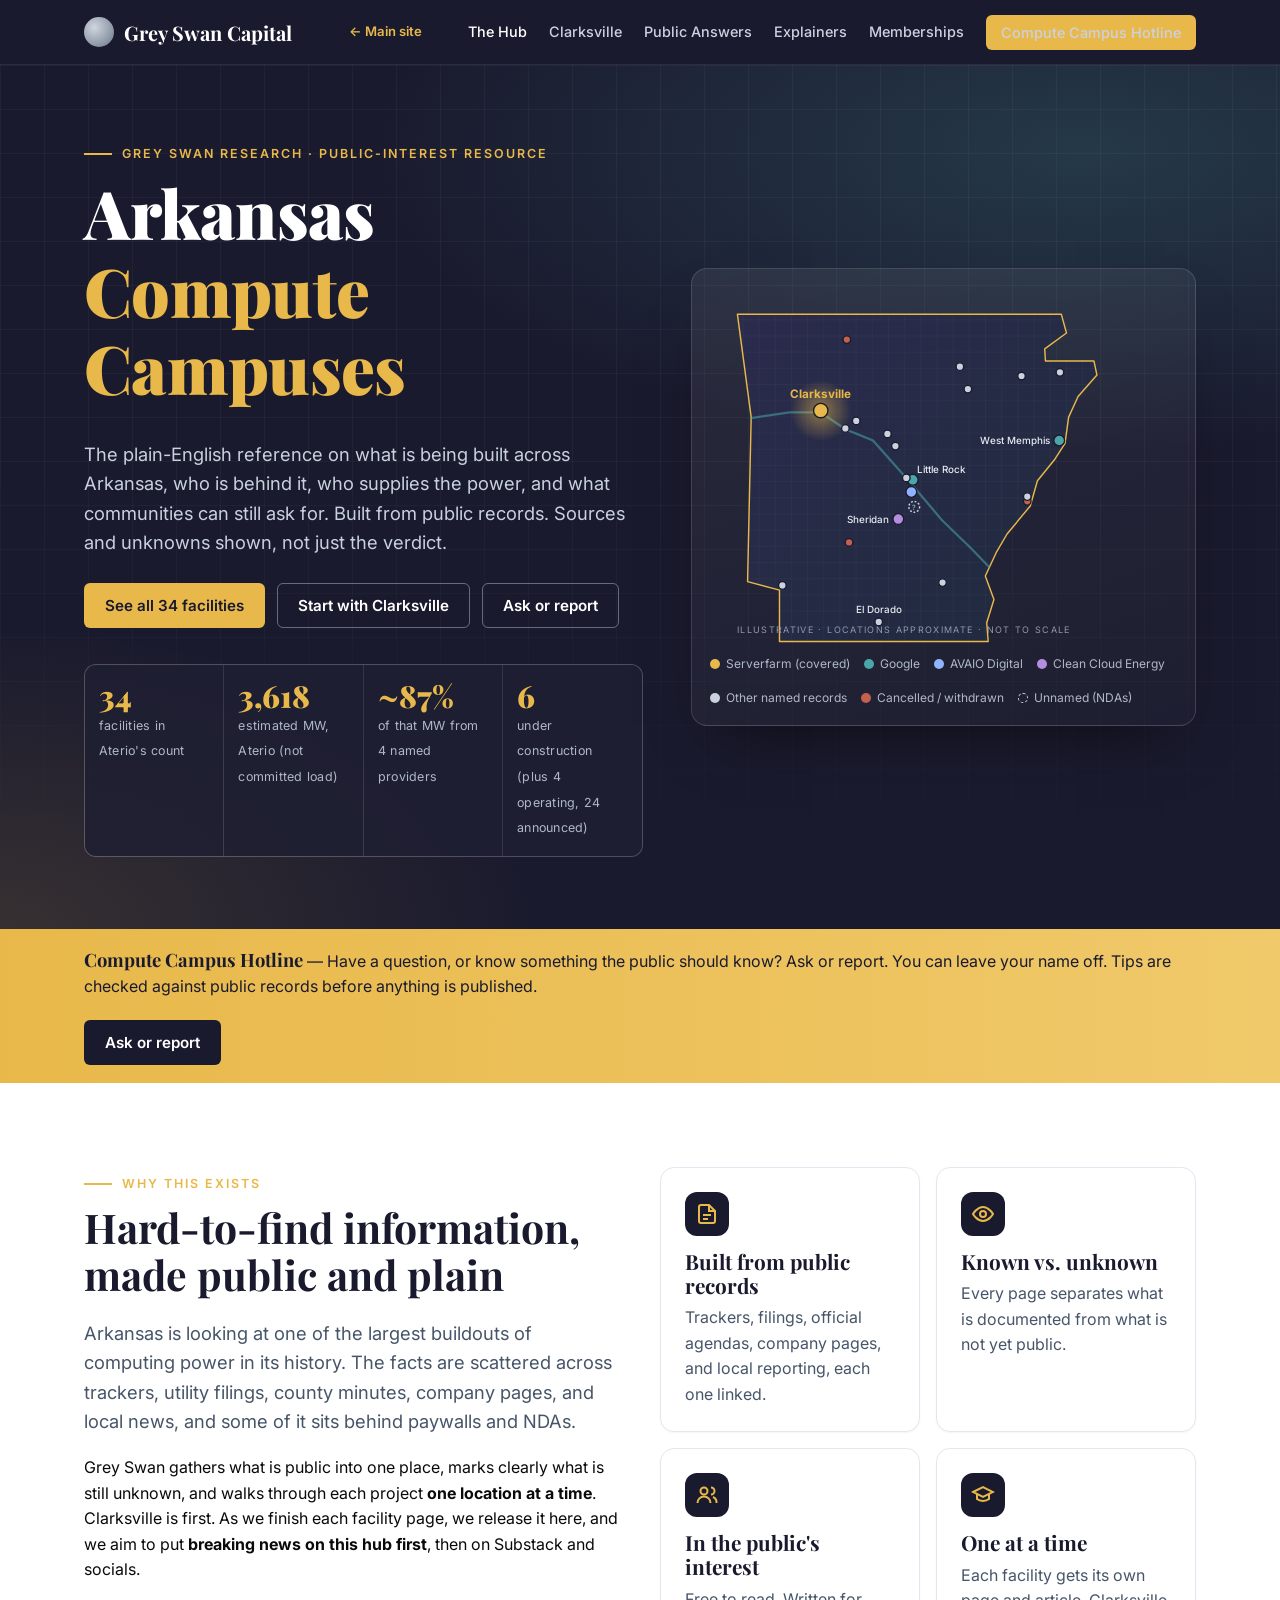
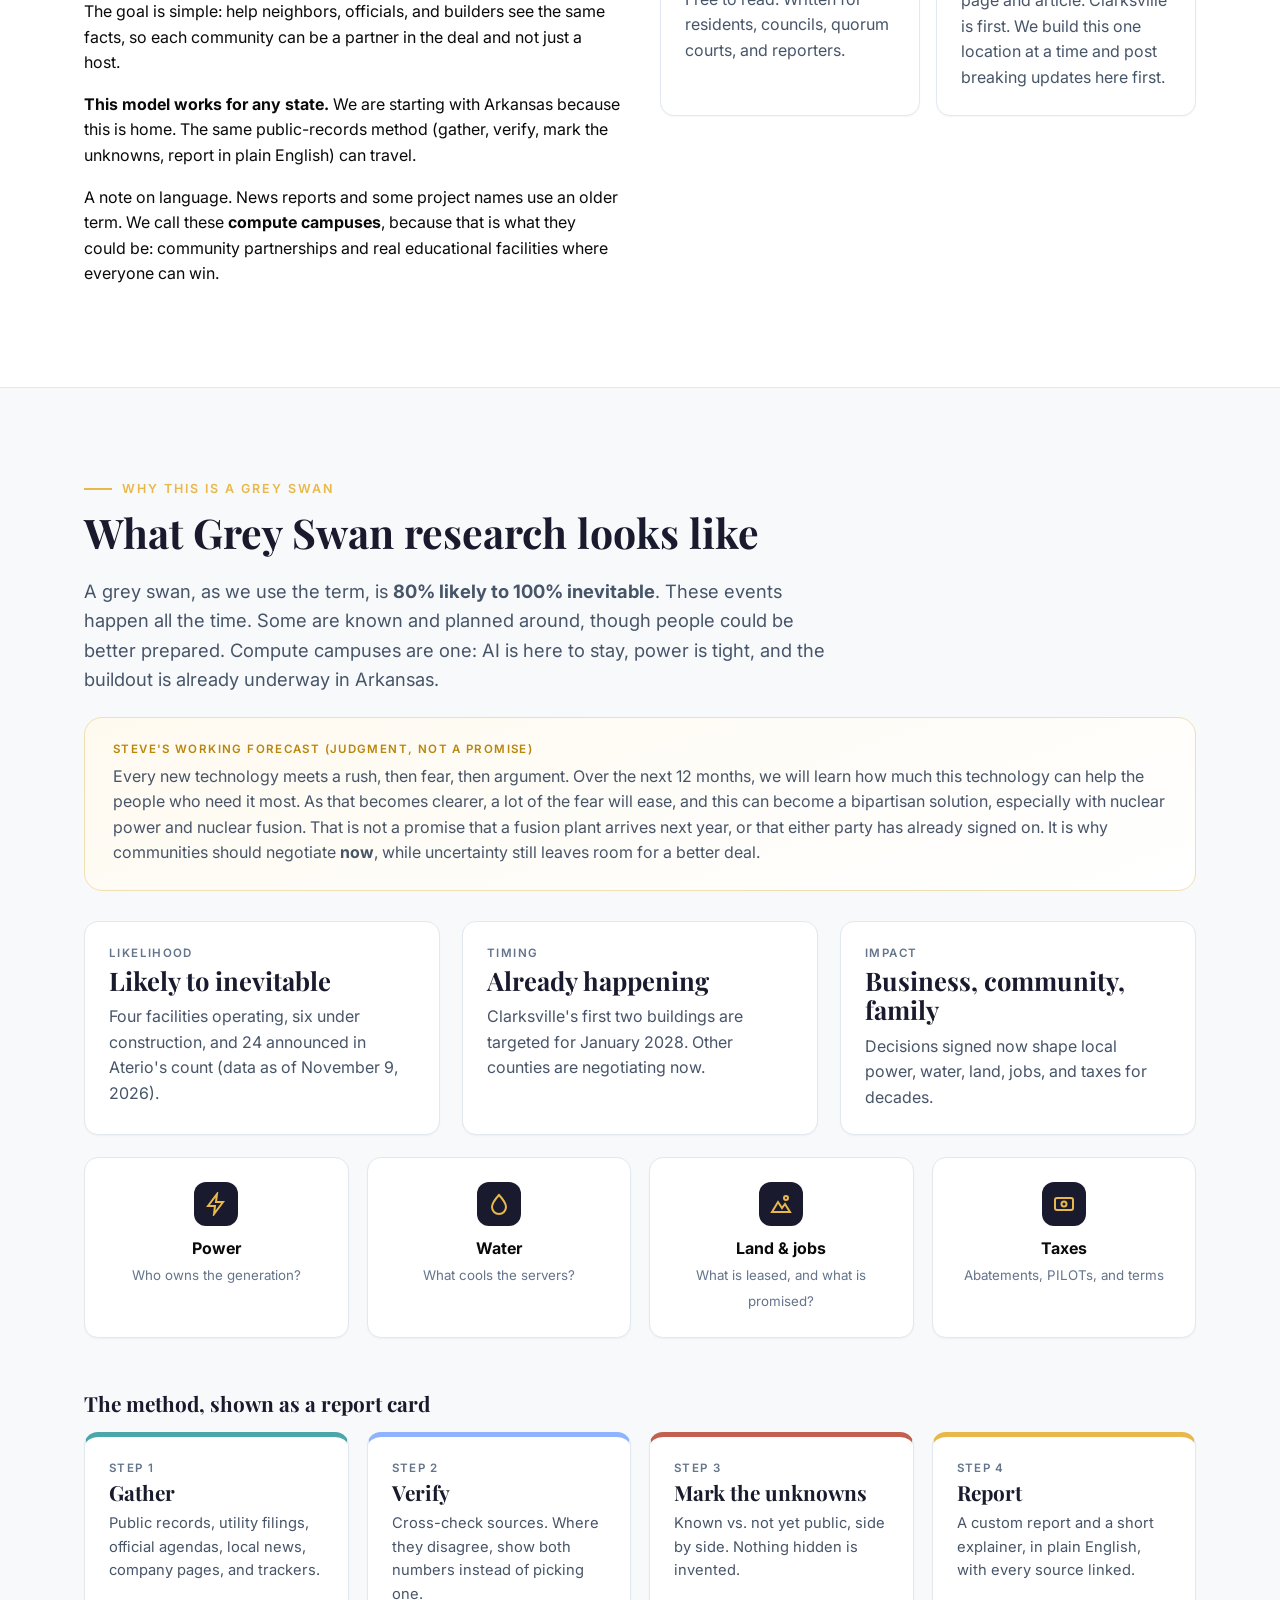
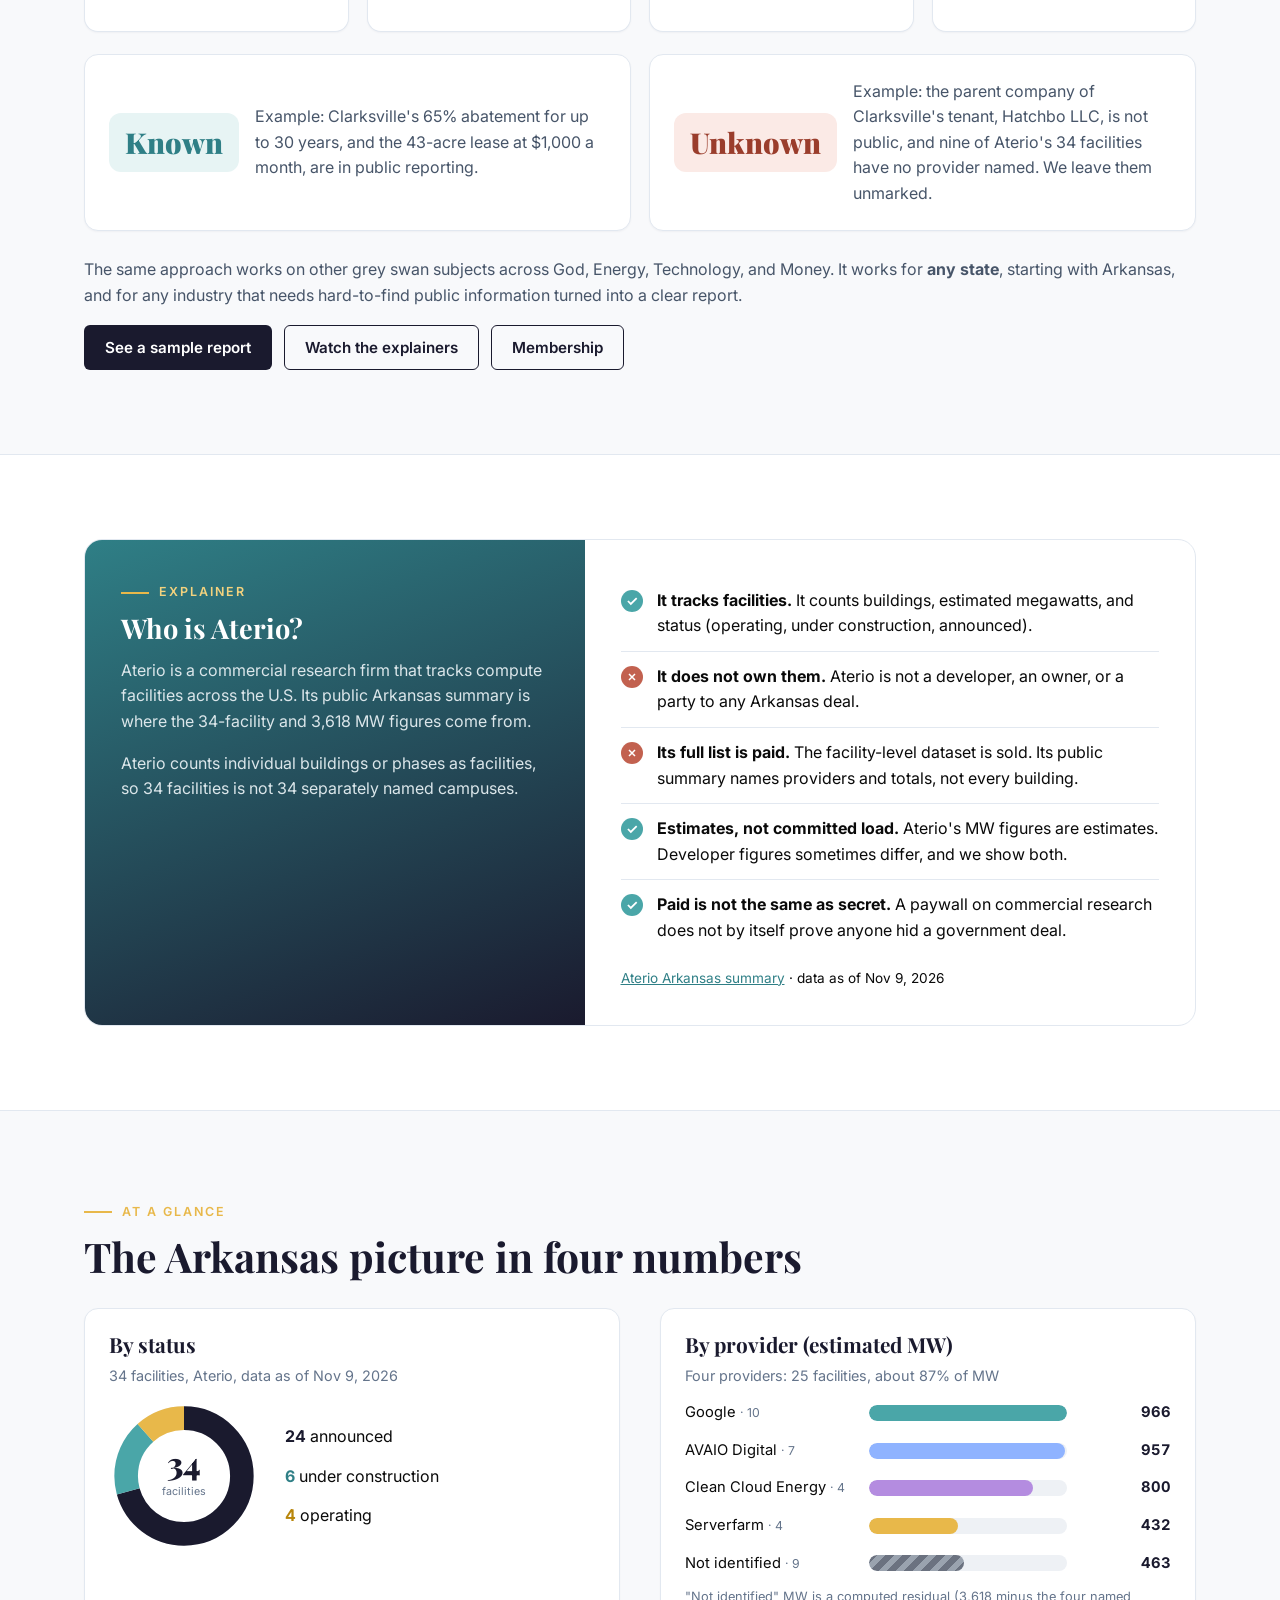
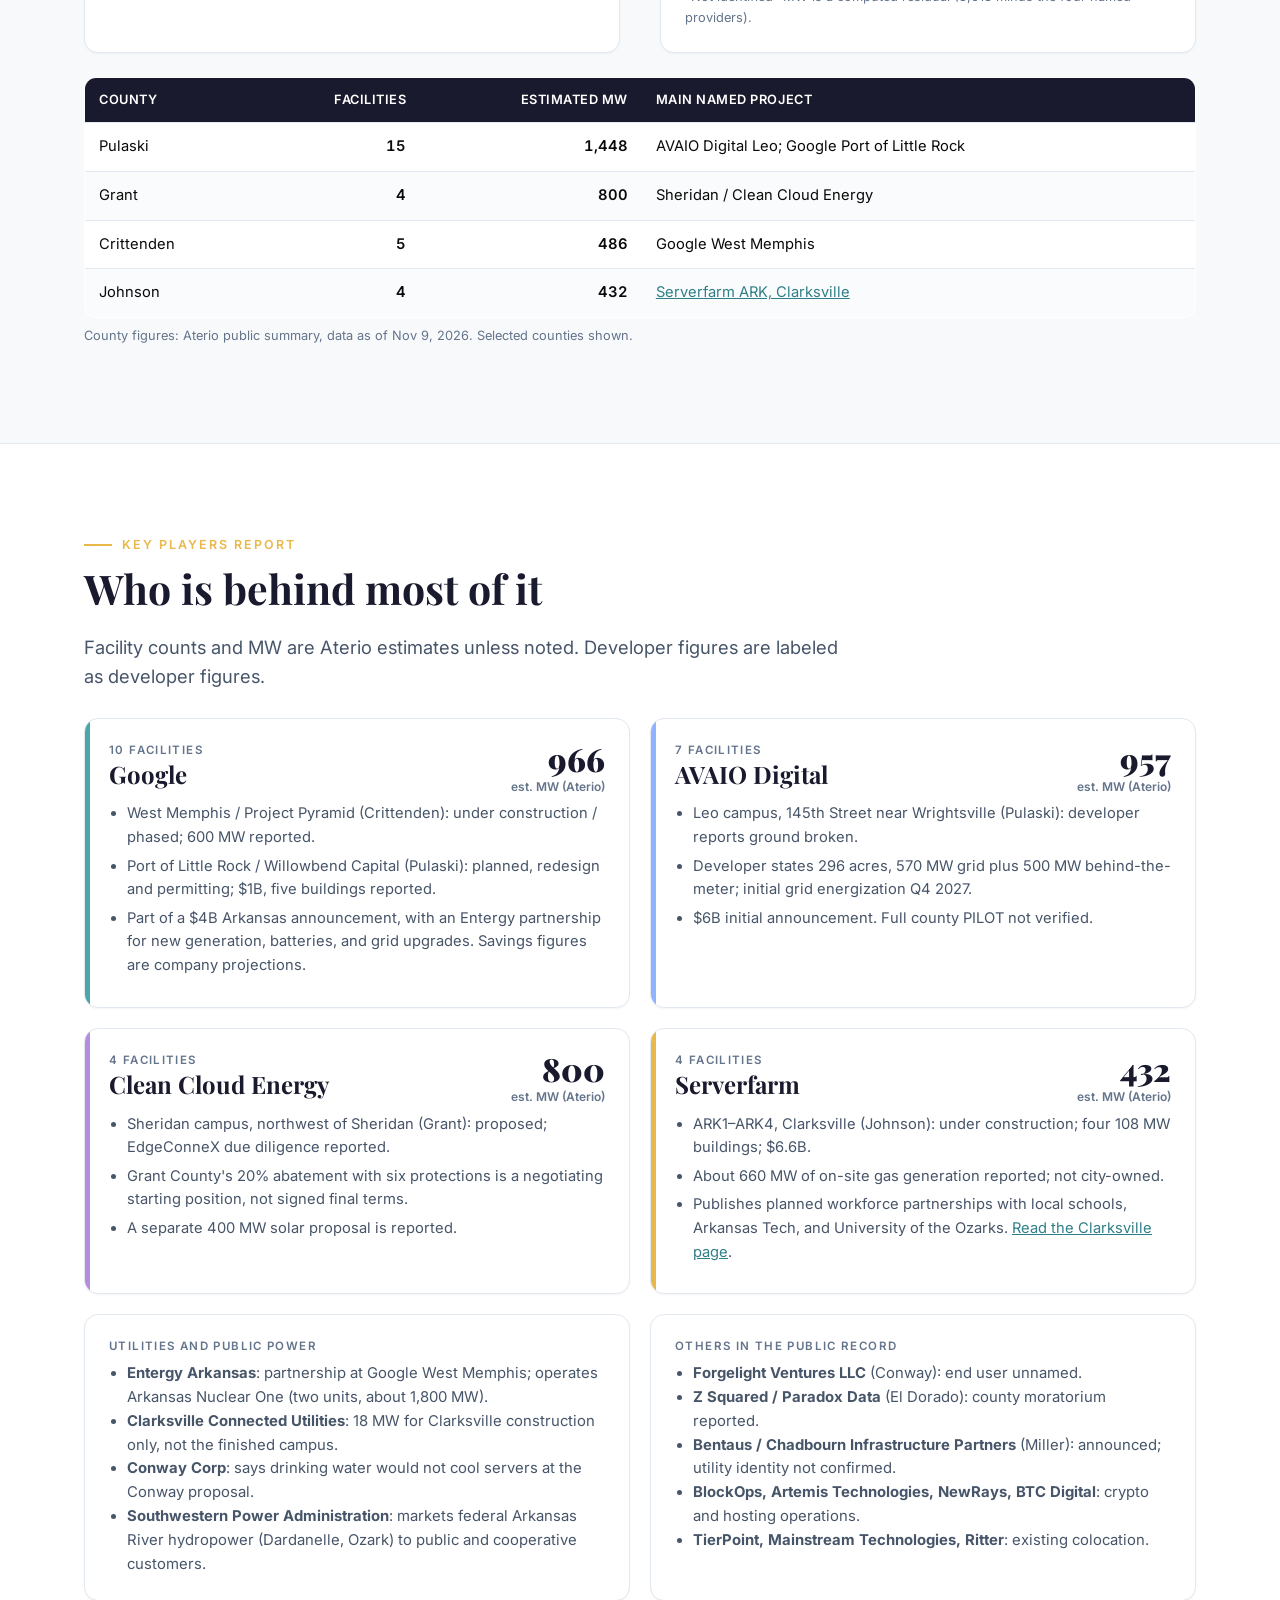
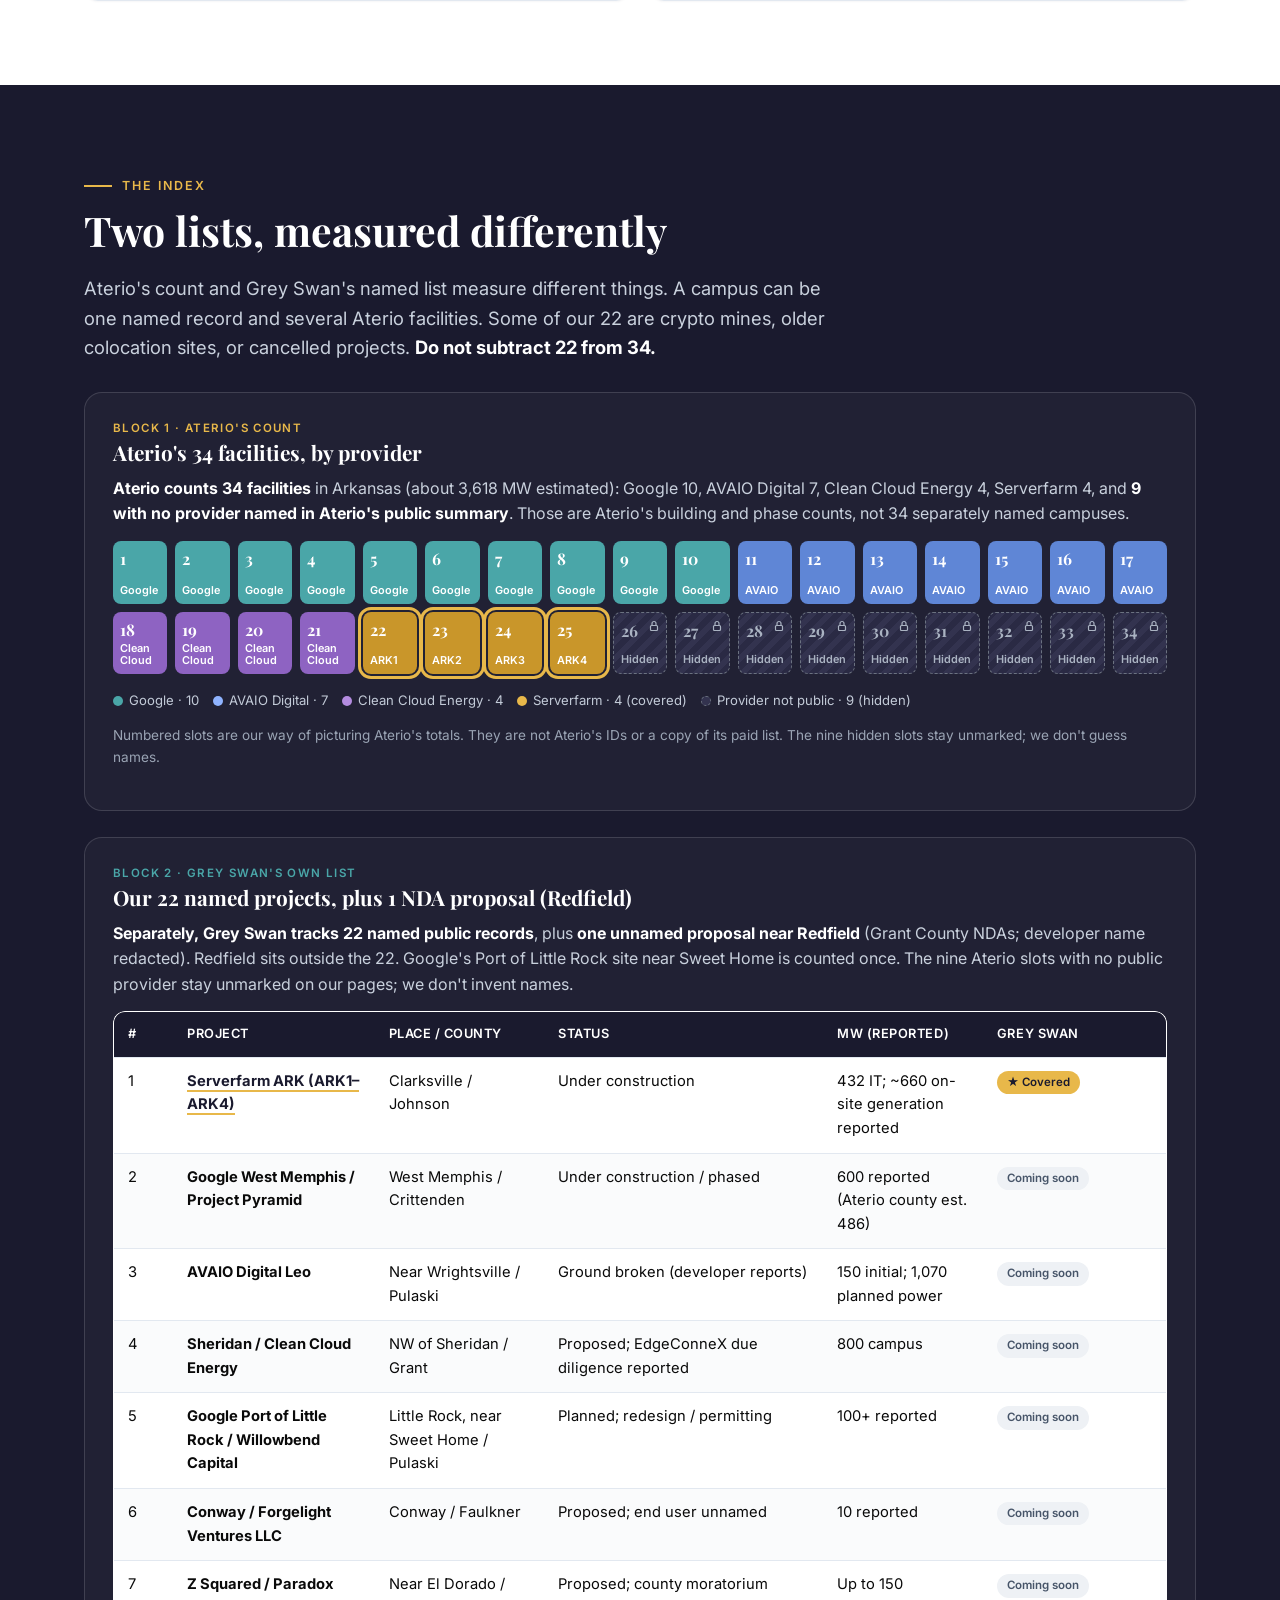
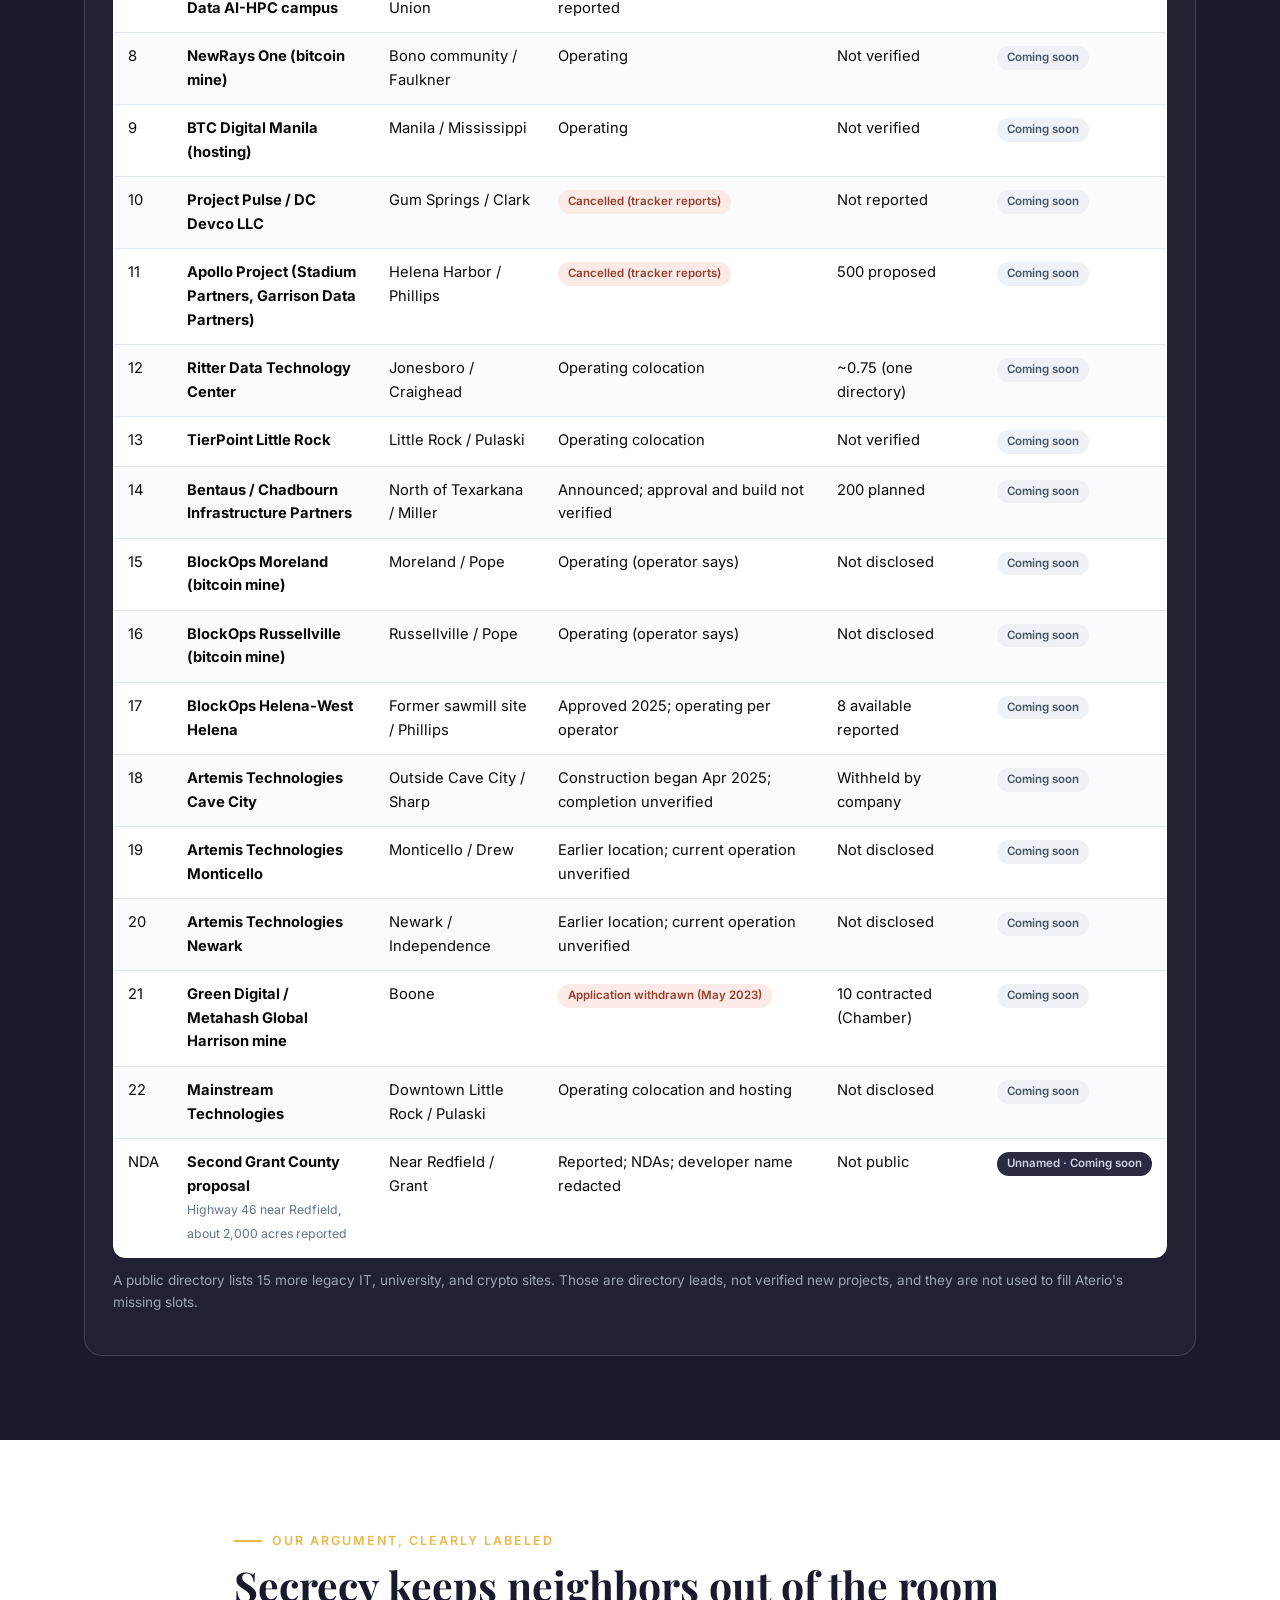
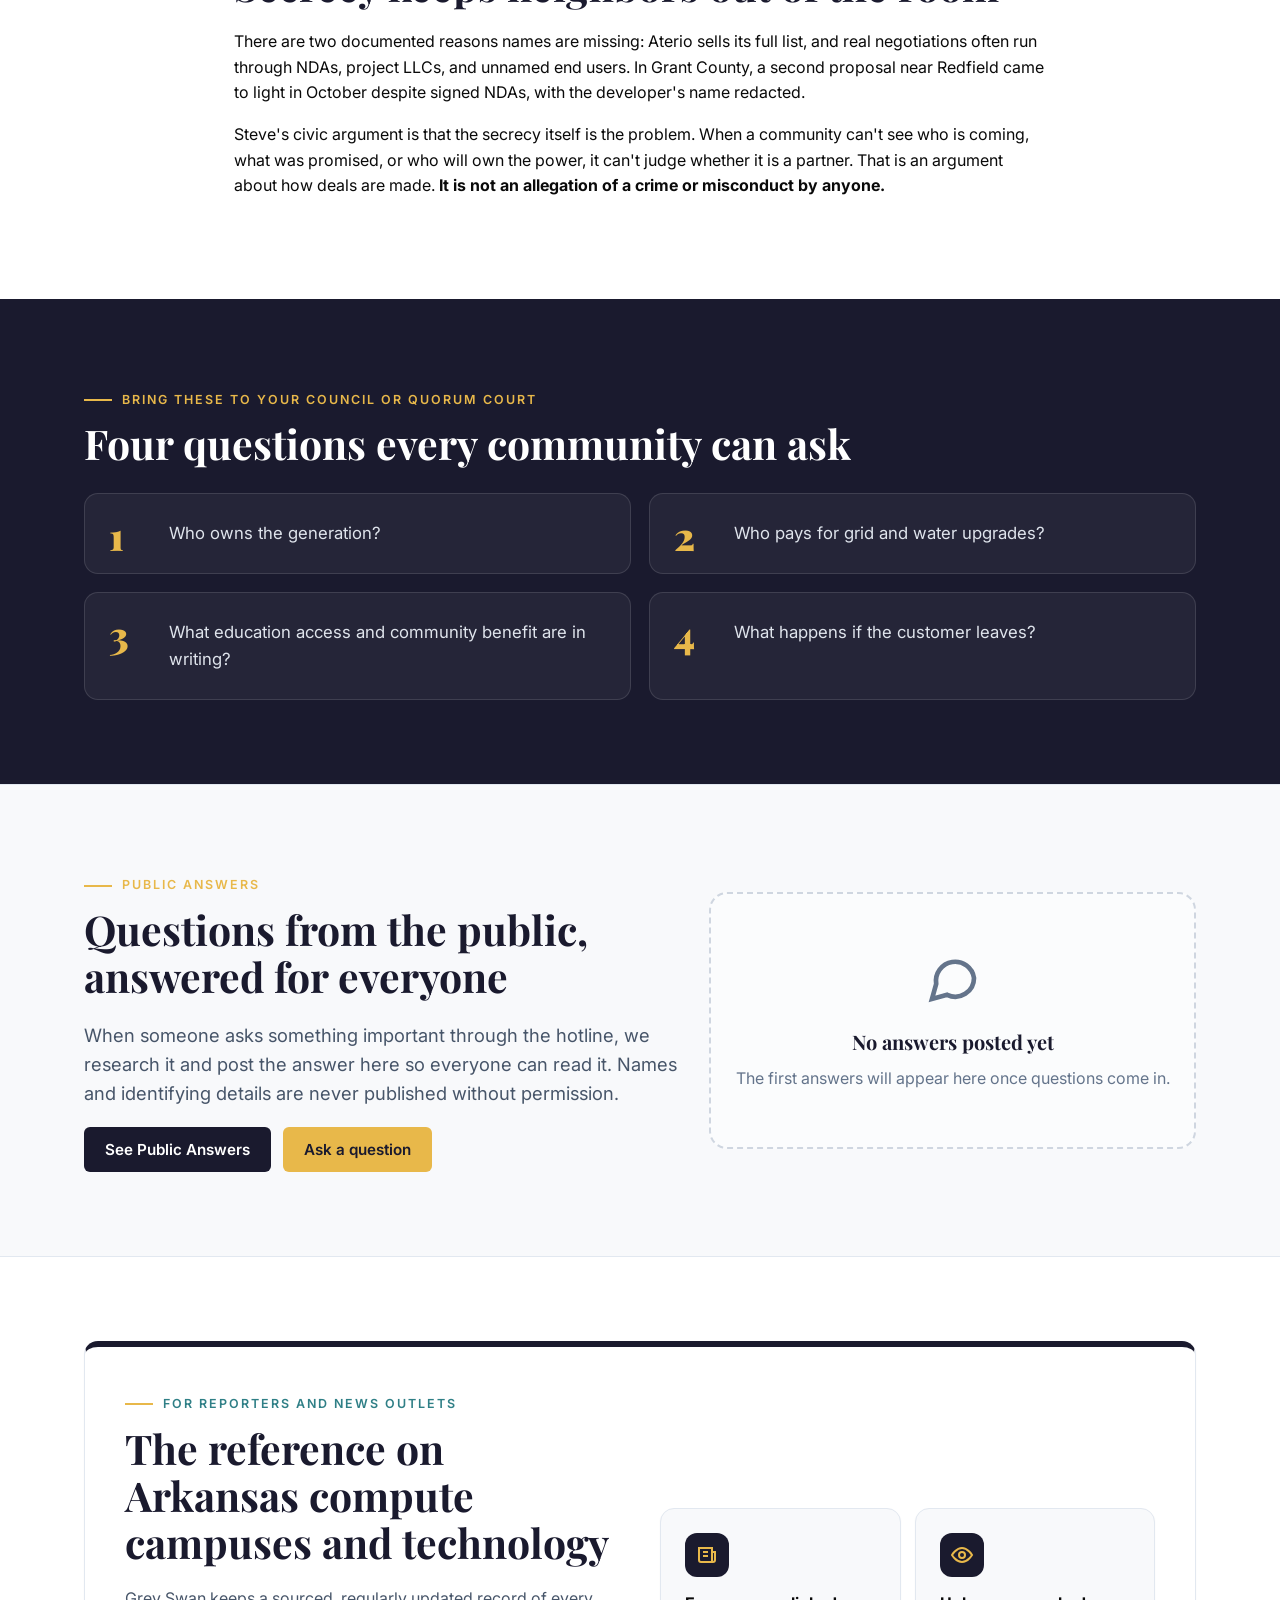
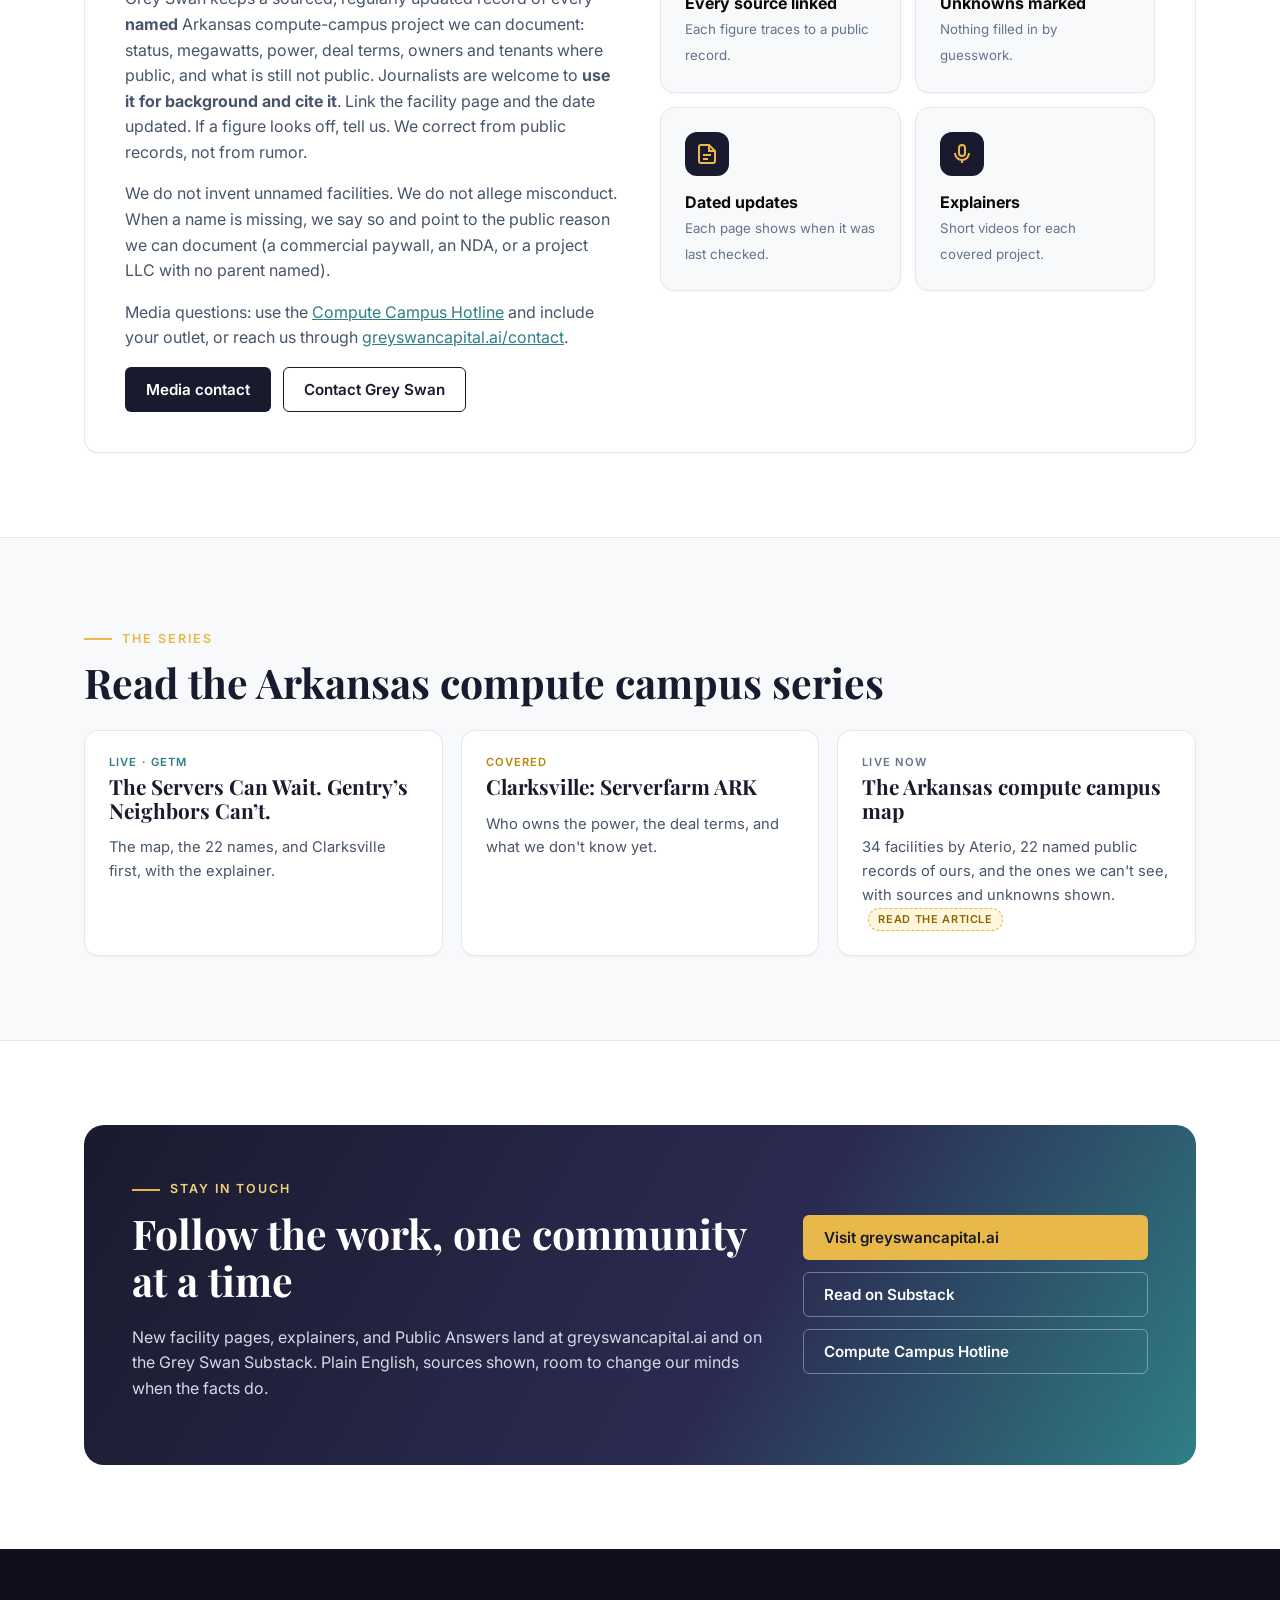
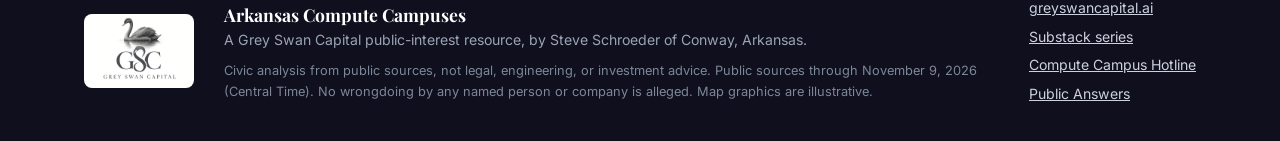
<file: index.html>
<!doctype html><html lang="en"><head><meta charset="utf-8"><meta name="viewport" content="width=device-width,initial-scale=1">
<title>Arkansas Compute Campuses — Grey Swan Capital</title><link rel="stylesheet" href="styles.css"><!-- Google Analytics GA4 -->
<script async src="https://www.googletagmanager.com/gtag/js?id=G-85FDB7SKMG"></script>
<script>window.dataLayer=window.dataLayer||[];function gtag(){dataLayer.push(arguments);}gtag('js',new Date());gtag('config','G-85FDB7SKMG');</script>
<link rel="canonical" href="https://campuses.greyswancapital.ai/">
</head><body>
<header class="site-head"><div class="wrap"><a class="brand" href="https://www.greyswancapital.ai" title="Grey Swan Capital main site"><span class="mark"></span>Grey Swan Capital</a><a class="main-site-link" href="https://www.greyswancapital.ai">← Main site</a>
<nav class="nav"><a href="index.html" class="on">The Hub</a><a href="clarksville.html" class="">Clarksville</a><a href="answers.html" class="">Public Answers</a><a href="https://www.greyswancapital.ai/explainers" class="">Explainers</a><a href="https://www.greyswancapital.ai/membership" class="">Memberships</a><a class="btn btn-gold btn-sm" href="ask.html">Compute Campus Hotline</a></nav></div></header><section class="hero" style="padding:0"><div class="wrap"><div>
<div class="eyebrow">Grey Swan Research · Public-interest resource</div>
<h1>Arkansas <em>Compute Campuses</em></h1>
<p class="lede">The plain-English reference on what is being built across Arkansas, who is behind it, who supplies the power, and what communities can still ask for. Built from public records. Sources and unknowns shown, not just the verdict.</p>
<div class="ctas"><a class="btn btn-gold" href="#index">See all 34 facilities</a><a class="btn btn-ghost" href="clarksville.html">Start with Clarksville</a><a class="btn btn-ghost" href="ask.html">Ask or report</a></div>
<div class="stats"><div class="stat"><b>34</b><span>facilities in Aterio's count</span></div><div class="stat"><b>3,618</b><span>estimated MW, Aterio (not committed load)</span></div><div class="stat"><b>~87%</b><span>of that MW from 4 named providers</span></div><div class="stat"><b>6</b><span>under construction (plus 4 operating, 24 announced)</span></div></div>
</div><div class="mapcard"><svg viewBox="0 0 520 400" role="img" aria-label="Illustrative map of Arkansas showing approximate locations of named public compute records"><defs><linearGradient id="st" x1="0" y1="0" x2="1" y2="1"><stop offset="0" stop-color="#2b2b4d"/><stop offset="1" stop-color="#1f2a3d"/></linearGradient><pattern id="gr" width="18" height="18" patternUnits="userSpaceOnUse"><path d="M18 0H0V18" fill="none" stroke="rgba(255,255,255,.06)"/></pattern><radialGradient id="glow"><stop offset="0" stop-color="#e8b84a" stop-opacity=".55"/><stop offset="1" stop-color="#e8b84a" stop-opacity="0"/></radialGradient></defs><polygon points="30.5,30.4 390.9,30.4 396.6,51.2 372.4,68.9 373.2,82.4 427.2,82.4 430.5,98.0 409.5,121.9 399.0,144.8 395.0,173.9 383.7,191.6 364.3,215.5 356.3,243.6 330.5,274.8 318.4,295.6 306.3,321.6 315.9,347.6 307.9,373.6 309.5,394.4 77.3,394.4 77.3,337.2 41.8,327.8 45.8,144.8 30.5,30.4" fill="url(#st)" stroke="#e8b84a" stroke-width="1.6" stroke-linejoin="round"/><polygon points="30.5,30.4 390.9,30.4 396.6,51.2 372.4,68.9 373.2,82.4 427.2,82.4 430.5,98.0 409.5,121.9 399.0,144.8 395.0,173.9 383.7,191.6 364.3,215.5 356.3,243.6 330.5,274.8 318.4,295.6 306.3,321.6 315.9,347.6 307.9,373.6 309.5,394.4 77.3,394.4 77.3,337.2 41.8,327.8 45.8,144.8 30.5,30.4" fill="url(#gr)"/><polyline points="45.8,145.8 88.5,139.6 123.2,139.6 150.6,158.3 181.3,170.8 218.4,212.4 257.9,259.2 290.1,290.4 310.3,311.2" fill="none" stroke="#4aa6a8" stroke-width="2.5" stroke-opacity=".55" stroke-linecap="round"/><circle cx="123.2" cy="137.5" r="34" fill="url(#glow)"/><circle cx="123.2" cy="137.5" r="8" fill="#e8b84a" stroke="#1a1a2e" stroke-width="1.5"><title>Clarksville · Serverfarm</title></circle><circle cx="388.5" cy="170.8" r="6" fill="#4aa6a8" stroke="#1a1a2e" stroke-width="1.5"><title>West Memphis · Google</title></circle><circle cx="224.0" cy="228.0" r="6" fill="#8fb3ff" stroke="#1a1a2e" stroke-width="1.5"><title>Near Wrightsville · AVAIO</title></circle><circle cx="209.5" cy="258.2" r="6" fill="#b48ce0" stroke="#1a1a2e" stroke-width="1.5"><title>Sheridan · Clean Cloud Energy</title></circle><circle cx="225.6" cy="214.5" r="6" fill="#4aa6a8" stroke="#1a1a2e" stroke-width="1.5"><title>Port of Little Rock · Google</title></circle><circle cx="206.3" cy="177.0" r="4.2" fill="#cbd2de" stroke="#1a1a2e" stroke-width="1.5"><title>Conway · Forgelight</title></circle><circle cx="187.7" cy="372.6" r="4.2" fill="#cbd2de" stroke="#1a1a2e" stroke-width="1.5"><title>El Dorado · Z Squared</title></circle><circle cx="197.4" cy="163.5" r="4.2" fill="#cbd2de" stroke="#1a1a2e" stroke-width="1.5"><title>Bono community</title></circle><circle cx="389.3" cy="94.9" r="4.2" fill="#cbd2de" stroke="#1a1a2e" stroke-width="1.5"><title>Manila</title></circle><circle cx="154.7" cy="284.2" r="4.2" fill="#c2614f" stroke="#1a1a2e" stroke-width="1.5"><title>Gum Springs (cancelled)</title></circle><circle cx="353.0" cy="238.4" r="4.2" fill="#c2614f" stroke="#1a1a2e" stroke-width="1.5"><title>Helena Harbor (cancelled)</title></circle><circle cx="346.6" cy="99.0" r="4.2" fill="#cbd2de" stroke="#1a1a2e" stroke-width="1.5"><title>Jonesboro</title></circle><circle cx="218.4" cy="212.4" r="4.2" fill="#cbd2de" stroke="#1a1a2e" stroke-width="1.5"><title>Little Rock colocation</title></circle><circle cx="80.5" cy="332.0" r="4.2" fill="#cbd2de" stroke="#1a1a2e" stroke-width="1.5"><title>North of Texarkana</title></circle><circle cx="162.7" cy="149.0" r="4.2" fill="#cbd2de" stroke="#1a1a2e" stroke-width="1.5"><title>Moreland</title></circle><circle cx="150.6" cy="157.3" r="4.2" fill="#cbd2de" stroke="#1a1a2e" stroke-width="1.5"><title>Russellville</title></circle><circle cx="353.0" cy="233.2" r="4.2" fill="#cbd2de" stroke="#1a1a2e" stroke-width="1.5"><title>Helena-West Helena</title></circle><circle cx="278.0" cy="88.6" r="4.2" fill="#cbd2de" stroke="#1a1a2e" stroke-width="1.5"><title>Cave City</title></circle><circle cx="258.7" cy="328.9" r="4.2" fill="#cbd2de" stroke="#1a1a2e" stroke-width="1.5"><title>Monticello</title></circle><circle cx="286.9" cy="113.6" r="4.2" fill="#cbd2de" stroke="#1a1a2e" stroke-width="1.5"><title>Newark</title></circle><circle cx="152.2" cy="58.5" r="4.2" fill="#c2614f" stroke="#1a1a2e" stroke-width="1.5"><title>Harrison (withdrawn)</title></circle><circle cx="227.2" cy="244.6" r="6" fill="none" stroke="#cbd2de" stroke-width="1.6" stroke-dasharray="2 2"/><text x="227.2" y="248.1" font-size="8" text-anchor="middle" fill="#cbd2de" font-family="Inter">?</text><text x="123.2" y="123.5" font-size="13" font-weight="700" text-anchor="middle" fill="#e8b84a" font-family="Inter">Clarksville</text><text x="378.5" y="174.8" font-size="11" font-weight="500" text-anchor="end" fill="#e6eaf0" font-family="Inter">West Memphis</text><text x="230.4" y="206.4" font-size="11" font-weight="500" text-anchor="start" fill="#e6eaf0" font-family="Inter">Little Rock</text><text x="199.5" y="262.2" font-size="11" font-weight="500" text-anchor="end" fill="#e6eaf0" font-family="Inter">Sheridan</text><text x="187.7" y="362.6" font-size="11" font-weight="500" text-anchor="middle" fill="#e6eaf0" font-family="Inter">El Dorado</text><text x="30" y="385" font-size="10" fill="#8f9aab" font-family="Inter" letter-spacing="1.5">ILLUSTRATIVE · LOCATIONS APPROXIMATE · NOT TO SCALE</text></svg><div class="maplabel"><div class="legend"><span><i style="background:#e8b84a"></i>Serverfarm (covered)</span><span><i style="background:#4aa6a8"></i>Google</span><span><i style="background:#8fb3ff"></i>AVAIO Digital</span><span><i style="background:#b48ce0"></i>Clean Cloud Energy</span><span><i style="background:#cbd2de"></i>Other named records</span><span><i style="background:#c2614f"></i>Cancelled / withdrawn</span><span><i style="border:1.5px dashed #cbd2de"></i>Unnamed (NDAs)</span></div></div></div></div></section>
<div class="hotline-band"><div class="wrap"><div><b>Compute Campus Hotline</b> — Have a question, or know something the public should know? Ask or report. You can leave your name off. Tips are checked against public records before anything is published.</div><a class="btn btn-navy" href="ask.html">Ask or report</a></div></div>
<section><div class="wrap grid2" style="align-items:start"><div>
<div class="eyebrow">Why this exists</div><h2>Hard-to-find information, made public and plain</h2>
<p class="lede">Arkansas is looking at one of the largest buildouts of computing power in its history. The facts are scattered across trackers, utility filings, county minutes, company pages, and local news, and some of it sits behind paywalls and NDAs.</p>
<p>Grey Swan gathers what is public into one place, marks clearly what is still unknown, and walks through each project <b>one location at a time</b>. Clarksville is first. As we finish each facility page, we release it here, and we aim to put <b>breaking news on this hub first</b>, then on Substack and socials.</p>
<p>The goal is simple: help neighbors, officials, and builders see the same facts, so each community can be a partner in the deal and not just a host.</p>
<p><b>This model works for any state.</b> We are starting with Arkansas because this is home. The same public-records method (gather, verify, mark the unknowns, report in plain English) can travel.</p>
<p>A note on language. News reports and some project names use an older term. We call these <b>compute campuses</b>, because that is what they could be: community partnerships and real educational facilities where everyone can win.</p>
</div><div class="grid2" style="gap:16px">
<div class="card"><div class="icon"><svg viewBox="0 0 24 24" fill="none" stroke="currentColor" stroke-width="2"><path d="M14 3H6a2 2 0 00-2 2v14a2 2 0 002 2h12a2 2 0 002-2V9z"/><path d="M14 3v6h6M8 13h8M8 17h5"/></svg></div><h3>Built from public records</h3><p style="margin:0;color:var(--slate-2)">Trackers, filings, official agendas, company pages, and local reporting, each one linked.</p></div>
<div class="card"><div class="icon"><svg viewBox="0 0 24 24" fill="none" stroke="currentColor" stroke-width="2"><path d="M2 12s4-7 10-7 10 7 10 7-4 7-10 7S2 12 2 12z"/><circle cx="12" cy="12" r="3"/></svg></div><h3>Known vs. unknown</h3><p style="margin:0;color:var(--slate-2)">Every page separates what is documented from what is not yet public.</p></div>
<div class="card"><div class="icon"><svg viewBox="0 0 24 24" fill="none" stroke="currentColor" stroke-width="2"><circle cx="9" cy="8" r="3.5"/><path d="M2.5 20a6.5 6.5 0 0113 0M16 4.5a3.5 3.5 0 010 7M18 14a6 6 0 013.5 6"/></svg></div><h3>In the public's interest</h3><p style="margin:0;color:var(--slate-2)">Free to read. Written for residents, councils, quorum courts, and reporters.</p></div>
<div class="card"><div class="icon"><svg viewBox="0 0 24 24" fill="none" stroke="currentColor" stroke-width="2"><path d="M2 9l10-5 10 5-10 5z"/><path d="M6 11v5c3 2.5 9 2.5 12 0v-5"/></svg></div><h3>One at a time</h3><p style="margin:0;color:var(--slate-2)">Each facility gets its own page and article. Clarksville is first. We build this one location at a time and post breaking updates here first.</p></div>
</div></div></section>

<section class="alt"><div class="wrap">
<div class="eyebrow">Why this is a grey swan</div><h2>What Grey Swan research looks like</h2>
<p class="lede">A grey swan, as we use the term, is <b>80% likely to 100% inevitable</b>. These events happen all the time. Some are known and planned around, though people could be better prepared. Compute campuses are one: AI is here to stay, power is tight, and the buildout is already underway in Arkansas.</p>
<div class="take" style="margin-top:22px;padding:24px 28px"><div class="kicker" style="color:#b8860b">Steve's working forecast (judgment, not a promise)</div><p style="margin:.5em 0 0;color:var(--slate-2)">Every new technology meets a rush, then fear, then argument. Over the next 12 months, we will learn how much this technology can help the people who need it most. As that becomes clearer, a lot of the fear will ease, and this can become a bipartisan solution, especially with nuclear power and nuclear fusion. That is not a promise that a fusion plant arrives next year, or that either party has already signed on. It is why communities should negotiate <b>now</b>, while uncertainty still leaves room for a better deal.</p></div>
<div class="grid3" style="margin-top:30px">
<div class="card"><div class="kicker">Likelihood</div><h3 style="font-size:1.6rem;margin-top:6px">Likely to inevitable</h3><p style="margin:0;color:var(--slate-2)">Four facilities operating, six under construction, and 24 announced in Aterio's count (data as of November 9, 2026).</p></div>
<div class="card"><div class="kicker">Timing</div><h3 style="font-size:1.6rem;margin-top:6px">Already happening</h3><p style="margin:0;color:var(--slate-2)">Clarksville's first two buildings are targeted for January 2028. Other counties are negotiating now.</p></div>
<div class="card"><div class="kicker">Impact</div><h3 style="font-size:1.6rem;margin-top:6px">Business, community, family</h3><p style="margin:0;color:var(--slate-2)">Decisions signed now shape local power, water, land, jobs, and taxes for decades.</p></div>
</div>
<div class="grid4" style="margin-top:22px">
<div class="card" style="text-align:center"><div class="icon" style="margin:0 auto 10px"><svg viewBox="0 0 24 24" fill="none" stroke="currentColor" stroke-width="2"><path d="M13 2L4 14h7l-1 8 9-12h-7z"/></svg></div><b>Power</b><br><small style="color:var(--slate)">Who owns the generation?</small></div>
<div class="card" style="text-align:center"><div class="icon" style="margin:0 auto 10px"><svg viewBox="0 0 24 24" fill="none" stroke="currentColor" stroke-width="2"><path d="M12 3s7 7.5 7 12a7 7 0 01-14 0c0-4.5 7-12 7-12z"/></svg></div><b>Water</b><br><small style="color:var(--slate)">What cools the servers?</small></div>
<div class="card" style="text-align:center"><div class="icon" style="margin:0 auto 10px"><svg viewBox="0 0 24 24" fill="none" stroke="currentColor" stroke-width="2"><path d="M3 20l6-10 4 6 3-4 5 8z"/><circle cx="17" cy="6" r="2"/></svg></div><b>Land &amp; jobs</b><br><small style="color:var(--slate)">What is leased, and what is promised?</small></div>
<div class="card" style="text-align:center"><div class="icon" style="margin:0 auto 10px"><svg viewBox="0 0 24 24" fill="none" stroke="currentColor" stroke-width="2"><rect x="3" y="6" width="18" height="12" rx="2"/><circle cx="12" cy="12" r="2.5"/></svg></div><b>Taxes</b><br><small style="color:var(--slate)">Abatements, PILOTs, and terms</small></div>
</div>
<h3 style="margin-top:54px">The method, shown as a report card</h3>
<div class="grid4" style="margin-top:16px">
<div class="card" style="border-top:5px solid #4aa6a8"><div class="kicker">Step 1</div><h3 style="margin-top:6px">Gather</h3><p style="margin:0;color:var(--slate-2);font-size:.92rem">Public records, utility filings, official agendas, local news, company pages, and trackers.</p></div><div class="card" style="border-top:5px solid #8fb3ff"><div class="kicker">Step 2</div><h3 style="margin-top:6px">Verify</h3><p style="margin:0;color:var(--slate-2);font-size:.92rem">Cross-check sources. Where they disagree, show both numbers instead of picking one.</p></div><div class="card" style="border-top:5px solid #c2614f"><div class="kicker">Step 3</div><h3 style="margin-top:6px">Mark the unknowns</h3><p style="margin:0;color:var(--slate-2);font-size:.92rem">Known vs. not yet public, side by side. Nothing hidden is invented.</p></div><div class="card" style="border-top:5px solid #e8b84a"><div class="kicker">Step 4</div><h3 style="margin-top:6px">Report</h3><p style="margin:0;color:var(--slate-2);font-size:.92rem">A custom report and a short explainer, in plain English, with every source linked.</p></div>
</div>
<div class="grid2" style="margin-top:22px;gap:18px">
<div class="card" style="display:flex;gap:16px;align-items:center"><div style="flex:0 0 auto;text-align:center;padding:10px 16px;border-radius:12px;background:#e7f4f4"><b style="font:900 1.8rem var(--heading);color:var(--teal-2)">Known</b></div><p style="margin:0;color:var(--slate-2)">Example: Clarksville's 65% abatement for up to 30 years, and the 43-acre lease at $1,000 a month, are in public reporting.</p></div>
<div class="card" style="display:flex;gap:16px;align-items:center"><div style="flex:0 0 auto;text-align:center;padding:10px 16px;border-radius:12px;background:#fbeae6"><b style="font:900 1.8rem var(--heading);color:#9a3d2c">Unknown</b></div><p style="margin:0;color:var(--slate-2)">Example: the parent company of Clarksville's tenant, Hatchbo LLC, is not public, and nine of Aterio's 34 facilities have no provider named. We leave them unmarked.</p></div>
</div>
<p style="margin-top:26px;color:var(--slate-2)">The same approach works on other grey swan subjects across God, Energy, Technology, and Money. It works for <b>any state</b>, starting with Arkansas, and for any industry that needs hard-to-find public information turned into a clear report.</p>
<div style="display:flex;gap:12px;flex-wrap:wrap"><a class="btn btn-navy" href="https://www.greyswancapital.ai/sample-report">See a sample report</a><a class="btn" style="border-color:var(--navy);color:var(--navy)" href="https://www.greyswancapital.ai/explainers">Watch the explainers</a><a class="btn" style="border-color:var(--navy);color:var(--navy)" href="https://www.greyswancapital.ai/membership">Membership</a></div>
</div></section>

<section><div class="wrap">
<div class="aterio"><div class="left"><div class="eyebrow" style="color:var(--gold-2)">Explainer</div><h3>Who is Aterio?</h3>
<p style="color:#dbe6ea">Aterio is a commercial research firm that tracks compute facilities across the U.S. Its public Arkansas summary is where the 34-facility and 3,618 MW figures come from.</p>
<p style="color:#dbe6ea;margin:0">Aterio counts individual buildings or phases as facilities, so 34 facilities is not 34 separately named campuses.</p></div>
<div class="right"><ul class="checks">
<li><b>It tracks facilities.</b> It counts buildings, estimated megawatts, and status (operating, under construction, announced).</li>
<li class="x"><b>It does not own them.</b> Aterio is not a developer, an owner, or a party to any Arkansas deal.</li>
<li class="x"><b>Its full list is paid.</b> The facility-level dataset is sold. Its public summary names providers and totals, not every building.</li>
<li><b>Estimates, not committed load.</b> Aterio's MW figures are estimates. Developer figures sometimes differ, and we show both.</li>
<li><b>Paid is not the same as secret.</b> A paywall on commercial research does not by itself prove anyone hid a government deal.</li>
</ul><p style="margin:12px 0 0;font-size:.85rem"><a href="https://www.aterio.io/insights/us-data-centers/ar">Aterio Arkansas summary</a> · data as of Nov 9, 2026</p></div></div>
</div></section>

<section class="alt"><div class="wrap">
<div class="eyebrow">At a glance</div><h2>The Arkansas picture in four numbers</h2>
<div class="grid2" style="margin-top:28px">
<div class="card"><h3>By status</h3><p style="color:var(--slate);font-size:.9rem">34 facilities, Aterio, data as of Nov 9, 2026</p>
<div class="statusring"><svg viewBox="0 0 140 140" width="150" height="150"><circle cx="70" cy="70" r="54" fill="none" stroke="#eef1f5" stroke-width="22"/><circle cx="70" cy="70" r="54" fill="none" stroke="#1a1a2e" stroke-width="22" stroke-dasharray="239.5 99.8" stroke-dashoffset="0.0" transform="rotate(-90 70 70)"/><circle cx="70" cy="70" r="54" fill="none" stroke="#4aa6a8" stroke-width="22" stroke-dasharray="59.9 279.4" stroke-dashoffset="-239.5" transform="rotate(-90 70 70)"/><circle cx="70" cy="70" r="54" fill="none" stroke="#e8b84a" stroke-width="22" stroke-dasharray="39.9 299.4" stroke-dashoffset="-299.4" transform="rotate(-90 70 70)"/><text x="70" y="70" text-anchor="middle" font-family="Playfair Display" font-weight="900" font-size="30" fill="#1a1a2e">34</text><text x="70" y="88" text-anchor="middle" font-family="Inter" font-size="10" fill="#64748b">facilities</text></svg><div class="bars" style="flex:1">
<div><b style="color:var(--navy)">24</b> announced</div><div><b style="color:var(--teal-2)">6</b> under construction</div><div><b style="color:#b8860b">4</b> operating</div></div></div></div>
<div class="card"><h3>By provider (estimated MW)</h3><p style="color:var(--slate);font-size:.9rem">Four providers: 25 facilities, about 87% of MW</p>
<div class="bars"><div class="bar"><span>Google <small style="color:var(--slate)">· 10</small></span><div class="track"><div class="fill" style="width:100%;background:#4aa6a8"></div></div><span class="val">966</span></div><div class="bar"><span>AVAIO Digital <small style="color:var(--slate)">· 7</small></span><div class="track"><div class="fill" style="width:99%;background:#8fb3ff"></div></div><span class="val">957</span></div><div class="bar"><span>Clean Cloud Energy <small style="color:var(--slate)">· 4</small></span><div class="track"><div class="fill" style="width:83%;background:#b48ce0"></div></div><span class="val">800</span></div><div class="bar"><span>Serverfarm <small style="color:var(--slate)">· 4</small></span><div class="track"><div class="fill" style="width:45%;background:#e8b84a"></div></div><span class="val">432</span></div><div class="bar"><span>Not identified <small style="color:var(--slate)">· 9</small></span><div class="track"><div class="fill" style="width:48%;background:repeating-linear-gradient(135deg,#6b7280 0 6px,#9aa3af 6px 12px)"></div></div><span class="val">463</span></div></div>
<p style="font-size:.8rem;color:var(--slate);margin:12px 0 0">"Not identified" MW is a computed residual (3,618 minus the four named providers).</p></div>
</div>
<div class="tblwrap" style="margin-top:24px"><table class="tbl"><thead><tr><th>County</th><th class="num">Facilities</th><th class="num">Estimated MW</th><th>Main named project</th></tr></thead><tbody>
<tr><td>Pulaski</td><td class="num">15</td><td class="num">1,448</td><td>AVAIO Digital Leo; Google Port of Little Rock</td></tr>
<tr><td>Grant</td><td class="num">4</td><td class="num">800</td><td>Sheridan / Clean Cloud Energy</td></tr>
<tr><td>Crittenden</td><td class="num">5</td><td class="num">486</td><td>Google West Memphis</td></tr>
<tr><td>Johnson</td><td class="num">4</td><td class="num">432</td><td><a href="clarksville.html">Serverfarm ARK, Clarksville</a></td></tr>
</tbody></table></div><p style="font-size:.8rem;color:var(--slate);margin-top:8px">County figures: Aterio public summary, data as of Nov 9, 2026. Selected counties shown.</p>
</div></section>

<section><div class="wrap">
<div class="eyebrow">Key Players report</div><h2>Who is behind most of it</h2>
<p class="lede">Facility counts and MW are Aterio estimates unless noted. Developer figures are labeled as developer figures.</p>
<div class="grid2" style="margin-top:26px;gap:20px">
<div class="card player"><div class="stripe" style="background:#4aa6a8"></div><div class="top"><div><div class="kicker">10 facilities</div><h3 style="font-size:1.5rem;margin:4px 0 0">Google</h3></div><div class="mw" style="text-align:right">966<small>est. MW (Aterio)</small></div></div><ul><li>West Memphis / Project Pyramid (Crittenden): under construction / phased; 600 MW reported.</li><li>Port of Little Rock / Willowbend Capital (Pulaski): planned, redesign and permitting; $1B, five buildings reported.</li><li>Part of a $4B Arkansas announcement, with an Entergy partnership for new generation, batteries, and grid upgrades. Savings figures are company projections.</li></ul></div>
<div class="card player"><div class="stripe" style="background:#8fb3ff"></div><div class="top"><div><div class="kicker">7 facilities</div><h3 style="font-size:1.5rem;margin:4px 0 0">AVAIO Digital</h3></div><div class="mw" style="text-align:right">957<small>est. MW (Aterio)</small></div></div><ul><li>Leo campus, 145th Street near Wrightsville (Pulaski): developer reports ground broken.</li><li>Developer states 296 acres, 570 MW grid plus 500 MW behind-the-meter; initial grid energization Q4 2027.</li><li>$6B initial announcement. Full county PILOT not verified.</li></ul></div>
<div class="card player"><div class="stripe" style="background:#b48ce0"></div><div class="top"><div><div class="kicker">4 facilities</div><h3 style="font-size:1.5rem;margin:4px 0 0">Clean Cloud Energy</h3></div><div class="mw" style="text-align:right">800<small>est. MW (Aterio)</small></div></div><ul><li>Sheridan campus, northwest of Sheridan (Grant): proposed; EdgeConneX due diligence reported.</li><li>Grant County's 20% abatement with six protections is a negotiating starting position, not signed final terms.</li><li>A separate 400 MW solar proposal is reported.</li></ul></div>
<div class="card player"><div class="stripe" style="background:#e8b84a"></div><div class="top"><div><div class="kicker">4 facilities</div><h3 style="font-size:1.5rem;margin:4px 0 0">Serverfarm</h3></div><div class="mw" style="text-align:right">432<small>est. MW (Aterio)</small></div></div><ul><li>ARK1–ARK4, Clarksville (Johnson): under construction; four 108 MW buildings; $6.6B.</li><li>About 660 MW of on-site gas generation reported; not city-owned.</li><li>Publishes planned workforce partnerships with local schools, Arkansas Tech, and University of the Ozarks. <a href='clarksville.html'>Read the Clarksville page</a>.</li></ul></div>
</div>
<div class="grid2" style="margin-top:20px;gap:20px">
<div class="card"><div class="kicker">Utilities and public power</div><ul style="padding-left:18px;color:var(--slate-2);font-size:.93rem;margin:.6em 0 0">
<li><b>Entergy Arkansas</b>: partnership at Google West Memphis; operates Arkansas Nuclear One (two units, about 1,800 MW).</li>
<li><b>Clarksville Connected Utilities</b>: 18 MW for Clarksville construction only, not the finished campus.</li>
<li><b>Conway Corp</b>: says drinking water would not cool servers at the Conway proposal.</li>
<li><b>Southwestern Power Administration</b>: markets federal Arkansas River hydropower (Dardanelle, Ozark) to public and cooperative customers.</li></ul></div>
<div class="card"><div class="kicker">Others in the public record</div><ul style="padding-left:18px;color:var(--slate-2);font-size:.93rem;margin:.6em 0 0">
<li><b>Forgelight Ventures LLC</b> (Conway): end user unnamed.</li>
<li><b>Z Squared / Paradox Data</b> (El Dorado): county moratorium reported.</li>
<li><b>Bentaus / Chadbourn Infrastructure Partners</b> (Miller): announced; utility identity not confirmed.</li>
<li><b>BlockOps, Artemis Technologies, NewRays, BTC Digital</b>: crypto and hosting operations.</li>
<li><b>TierPoint, Mainstream Technologies, Ritter</b>: existing colocation.</li></ul></div>
</div></div></section>

<section class="dark" id="index"><div class="wrap">
<div class="eyebrow">The index</div><h2>Two lists, measured differently</h2>
<p class="lede" style="color:#c9d1dd">Aterio's count and Grey Swan's named list measure different things. A campus can be one named record and several Aterio facilities. Some of our 22 are crypto mines, older colocation sites, or cancelled projects. <b style="color:#fff">Do not subtract 22 from 34.</b></p>
<div style="border:1px solid rgba(255,255,255,.14);border-radius:18px;padding:28px;margin-top:30px;background:rgba(255,255,255,.03)">
<div class="kicker" style="color:var(--gold)">Block 1 · Aterio's count</div>
<h3 style="margin-top:6px">Aterio's 34 facilities, by provider</h3>
<p style="color:#c9d1dd;margin:0 0 14px"><b style="color:#fff">Aterio counts 34 facilities</b> in Arkansas (about 3,618 MW estimated): Google 10, AVAIO Digital 7, Clean Cloud Energy 4, Serverfarm 4, and <b style="color:#fff">9 with no provider named in Aterio's public summary</b>. Those are Aterio's building and phase counts, not 34 separately named campuses.</p>
<div class="slots" style="margin-top:4px"><div class="slot" style="background:#4aa6a8"><b>1</b><span>Google</span></div><div class="slot" style="background:#4aa6a8"><b>2</b><span>Google</span></div><div class="slot" style="background:#4aa6a8"><b>3</b><span>Google</span></div><div class="slot" style="background:#4aa6a8"><b>4</b><span>Google</span></div><div class="slot" style="background:#4aa6a8"><b>5</b><span>Google</span></div><div class="slot" style="background:#4aa6a8"><b>6</b><span>Google</span></div><div class="slot" style="background:#4aa6a8"><b>7</b><span>Google</span></div><div class="slot" style="background:#4aa6a8"><b>8</b><span>Google</span></div><div class="slot" style="background:#4aa6a8"><b>9</b><span>Google</span></div><div class="slot" style="background:#4aa6a8"><b>10</b><span>Google</span></div><div class="slot" style="background:#5f86d6"><b>11</b><span>AVAIO</span></div><div class="slot" style="background:#5f86d6"><b>12</b><span>AVAIO</span></div><div class="slot" style="background:#5f86d6"><b>13</b><span>AVAIO</span></div><div class="slot" style="background:#5f86d6"><b>14</b><span>AVAIO</span></div><div class="slot" style="background:#5f86d6"><b>15</b><span>AVAIO</span></div><div class="slot" style="background:#5f86d6"><b>16</b><span>AVAIO</span></div><div class="slot" style="background:#5f86d6"><b>17</b><span>AVAIO</span></div><div class="slot" style="background:#8e63c2"><b>18</b><span>Clean Cloud</span></div><div class="slot" style="background:#8e63c2"><b>19</b><span>Clean Cloud</span></div><div class="slot" style="background:#8e63c2"><b>20</b><span>Clean Cloud</span></div><div class="slot" style="background:#8e63c2"><b>21</b><span>Clean Cloud</span></div><div class="slot covered" style="background:#c9962a"><b>22</b><span>ARK1</span></div><div class="slot covered" style="background:#c9962a"><b>23</b><span>ARK2</span></div><div class="slot covered" style="background:#c9962a"><b>24</b><span>ARK3</span></div><div class="slot covered" style="background:#c9962a"><b>25</b><span>ARK4</span></div><div class="slot hidden"><b>26</b><span>Hidden</span></div><div class="slot hidden"><b>27</b><span>Hidden</span></div><div class="slot hidden"><b>28</b><span>Hidden</span></div><div class="slot hidden"><b>29</b><span>Hidden</span></div><div class="slot hidden"><b>30</b><span>Hidden</span></div><div class="slot hidden"><b>31</b><span>Hidden</span></div><div class="slot hidden"><b>32</b><span>Hidden</span></div><div class="slot hidden"><b>33</b><span>Hidden</span></div><div class="slot hidden"><b>34</b><span>Hidden</span></div></div>
<div class="legend" style="margin-top:16px;font-size:.82rem;color:#c3cbd8"><span><i style="background:#4aa6a8"></i>Google · 10</span><span><i style="background:#8fb3ff"></i>AVAIO Digital · 7</span><span><i style="background:#b48ce0"></i>Clean Cloud Energy · 4</span><span><i style="background:#e8b84a"></i>Serverfarm · 4 (covered)</span><span><i style="background:#33334f;border:1px dashed #6b7280"></i>Provider not public · 9 (hidden)</span></div>
<p style="font-size:.85rem;color:#9aa4b4;margin-top:14px">Numbered slots are our way of picturing Aterio's totals. They are not Aterio's IDs or a copy of its paid list. The nine hidden slots stay unmarked; we don't guess names.</p></div>
<div style="border:1px solid rgba(255,255,255,.14);border-radius:18px;padding:28px;margin-top:26px;background:rgba(255,255,255,.03)">
<div class="kicker" style="color:var(--teal)">Block 2 · Grey Swan's own list</div>
<h3 style="margin-top:6px">Our 22 named projects, plus 1 NDA proposal (Redfield)</h3>
<p style="color:#c9d1dd;margin:0 0 4px"><b style="color:#fff">Separately, Grey Swan tracks 22 named public records</b>, plus <b style="color:#fff">one unnamed proposal near Redfield</b> (Grant County NDAs; developer name redacted). Redfield sits outside the 22. Google's Port of Little Rock site near Sweet Home is counted once. The nine Aterio slots with no public provider stay unmarked on our pages; we don't invent names.</p>
<div class="tblwrap" style="margin-top:14px"><table class="tbl stack" style="color:var(--ink)"><thead><tr><th>#</th><th>Project</th><th>Place / county</th><th>Status</th><th>MW (reported)</th><th>Grey Swan</th></tr></thead><tbody>
<tr><td data-l='#'>1</td><td data-l='Project'><span class="facility-name"><a href="clarksville.html">Serverfarm ARK (ARK1–ARK4)</a></span></td><td data-l='Place'>Clarksville / Johnson</td><td data-l='Status'>Under construction</td><td data-l='MW'>432 IT; ~660 on-site generation reported</td><td data-l='Grey Swan'><span class="chip cov">★ Covered</span></td></tr><tr><td data-l='#'>2</td><td data-l='Project'><b>Google West Memphis / Project Pyramid</b></td><td data-l='Place'>West Memphis / Crittenden</td><td data-l='Status'>Under construction / phased</td><td data-l='MW'>600 reported (Aterio county est. 486)</td><td data-l='Grey Swan'><span class="chip soon">Coming soon</span></td></tr><tr><td data-l='#'>3</td><td data-l='Project'><b>AVAIO Digital Leo</b></td><td data-l='Place'>Near Wrightsville / Pulaski</td><td data-l='Status'>Ground broken (developer reports)</td><td data-l='MW'>150 initial; 1,070 planned power</td><td data-l='Grey Swan'><span class="chip soon">Coming soon</span></td></tr><tr><td data-l='#'>4</td><td data-l='Project'><b>Sheridan / Clean Cloud Energy</b></td><td data-l='Place'>NW of Sheridan / Grant</td><td data-l='Status'>Proposed; EdgeConneX due diligence reported</td><td data-l='MW'>800 campus</td><td data-l='Grey Swan'><span class="chip soon">Coming soon</span></td></tr><tr><td data-l='#'>5</td><td data-l='Project'><b>Google Port of Little Rock / Willowbend Capital</b></td><td data-l='Place'>Little Rock, near Sweet Home / Pulaski</td><td data-l='Status'>Planned; redesign / permitting</td><td data-l='MW'>100+ reported</td><td data-l='Grey Swan'><span class="chip soon">Coming soon</span></td></tr><tr><td data-l='#'>6</td><td data-l='Project'><b>Conway / Forgelight Ventures LLC</b></td><td data-l='Place'>Conway / Faulkner</td><td data-l='Status'>Proposed; end user unnamed</td><td data-l='MW'>10 reported</td><td data-l='Grey Swan'><span class="chip soon">Coming soon</span></td></tr><tr><td data-l='#'>7</td><td data-l='Project'><b>Z Squared / Paradox Data AI-HPC campus</b></td><td data-l='Place'>Near El Dorado / Union</td><td data-l='Status'>Proposed; county moratorium reported</td><td data-l='MW'>Up to 150</td><td data-l='Grey Swan'><span class="chip soon">Coming soon</span></td></tr><tr><td data-l='#'>8</td><td data-l='Project'><b>NewRays One (bitcoin mine)</b></td><td data-l='Place'>Bono community / Faulkner</td><td data-l='Status'>Operating</td><td data-l='MW'>Not verified</td><td data-l='Grey Swan'><span class="chip soon">Coming soon</span></td></tr><tr><td data-l='#'>9</td><td data-l='Project'><b>BTC Digital Manila (hosting)</b></td><td data-l='Place'>Manila / Mississippi</td><td data-l='Status'>Operating</td><td data-l='MW'>Not verified</td><td data-l='Grey Swan'><span class="chip soon">Coming soon</span></td></tr><tr><td data-l='#'>10</td><td data-l='Project'><b>Project Pulse / DC Devco LLC</b></td><td data-l='Place'>Gum Springs / Clark</td><td data-l='Status'><span class="chip cx">Cancelled (tracker reports)</span></td><td data-l='MW'>Not reported</td><td data-l='Grey Swan'><span class="chip soon">Coming soon</span></td></tr><tr><td data-l='#'>11</td><td data-l='Project'><b>Apollo Project (Stadium Partners, Garrison Data Partners)</b></td><td data-l='Place'>Helena Harbor / Phillips</td><td data-l='Status'><span class="chip cx">Cancelled (tracker reports)</span></td><td data-l='MW'>500 proposed</td><td data-l='Grey Swan'><span class="chip soon">Coming soon</span></td></tr><tr><td data-l='#'>12</td><td data-l='Project'><b>Ritter Data Technology Center</b></td><td data-l='Place'>Jonesboro / Craighead</td><td data-l='Status'>Operating colocation</td><td data-l='MW'>~0.75 (one directory)</td><td data-l='Grey Swan'><span class="chip soon">Coming soon</span></td></tr><tr><td data-l='#'>13</td><td data-l='Project'><b>TierPoint Little Rock</b></td><td data-l='Place'>Little Rock / Pulaski</td><td data-l='Status'>Operating colocation</td><td data-l='MW'>Not verified</td><td data-l='Grey Swan'><span class="chip soon">Coming soon</span></td></tr><tr><td data-l='#'>14</td><td data-l='Project'><b>Bentaus / Chadbourn Infrastructure Partners</b></td><td data-l='Place'>North of Texarkana / Miller</td><td data-l='Status'>Announced; approval and build not verified</td><td data-l='MW'>200 planned</td><td data-l='Grey Swan'><span class="chip soon">Coming soon</span></td></tr><tr><td data-l='#'>15</td><td data-l='Project'><b>BlockOps Moreland (bitcoin mine)</b></td><td data-l='Place'>Moreland / Pope</td><td data-l='Status'>Operating (operator says)</td><td data-l='MW'>Not disclosed</td><td data-l='Grey Swan'><span class="chip soon">Coming soon</span></td></tr><tr><td data-l='#'>16</td><td data-l='Project'><b>BlockOps Russellville (bitcoin mine)</b></td><td data-l='Place'>Russellville / Pope</td><td data-l='Status'>Operating (operator says)</td><td data-l='MW'>Not disclosed</td><td data-l='Grey Swan'><span class="chip soon">Coming soon</span></td></tr><tr><td data-l='#'>17</td><td data-l='Project'><b>BlockOps Helena-West Helena</b></td><td data-l='Place'>Former sawmill site / Phillips</td><td data-l='Status'>Approved 2025; operating per operator</td><td data-l='MW'>8 available reported</td><td data-l='Grey Swan'><span class="chip soon">Coming soon</span></td></tr><tr><td data-l='#'>18</td><td data-l='Project'><b>Artemis Technologies Cave City</b></td><td data-l='Place'>Outside Cave City / Sharp</td><td data-l='Status'>Construction began Apr 2025; completion unverified</td><td data-l='MW'>Withheld by company</td><td data-l='Grey Swan'><span class="chip soon">Coming soon</span></td></tr><tr><td data-l='#'>19</td><td data-l='Project'><b>Artemis Technologies Monticello</b></td><td data-l='Place'>Monticello / Drew</td><td data-l='Status'>Earlier location; current operation unverified</td><td data-l='MW'>Not disclosed</td><td data-l='Grey Swan'><span class="chip soon">Coming soon</span></td></tr><tr><td data-l='#'>20</td><td data-l='Project'><b>Artemis Technologies Newark</b></td><td data-l='Place'>Newark / Independence</td><td data-l='Status'>Earlier location; current operation unverified</td><td data-l='MW'>Not disclosed</td><td data-l='Grey Swan'><span class="chip soon">Coming soon</span></td></tr><tr><td data-l='#'>21</td><td data-l='Project'><b>Green Digital / Metahash Global Harrison mine</b></td><td data-l='Place'>Boone</td><td data-l='Status'><span class="chip cx">Application withdrawn (May 2023)</span></td><td data-l='MW'>10 contracted (Chamber)</td><td data-l='Grey Swan'><span class="chip soon">Coming soon</span></td></tr><tr><td data-l='#'>22</td><td data-l='Project'><b>Mainstream Technologies</b></td><td data-l='Place'>Downtown Little Rock / Pulaski</td><td data-l='Status'>Operating colocation and hosting</td><td data-l='MW'>Not disclosed</td><td data-l='Grey Swan'><span class="chip soon">Coming soon</span></td></tr>
<tr><td data-l="#">NDA</td><td data-l="Project"><b>Second Grant County proposal</b><br><small style="color:var(--slate)">Highway 46 near Redfield, about 2,000 acres reported</small></td><td data-l="Place">Near Redfield / Grant</td><td data-l="Status">Reported; NDAs; developer name redacted</td><td data-l="MW">Not public</td><td data-l="Grey Swan"><span class="chip hid">Unnamed · Coming soon</span></td></tr>
</tbody></table></div>
<p style="font-size:.85rem;color:#9aa4b4;margin-top:12px">A public directory lists 15 more legacy IT, university, and crypto sites. Those are directory leads, not verified new projects, and they are not used to fill Aterio's missing slots.</p></div>
</div></section>

<section><div class="wrap" style="max-width:860px">
<div><div class="eyebrow">Our argument, clearly labeled</div><h2>Secrecy keeps neighbors out of the room</h2>
<p>There are two documented reasons names are missing: Aterio sells its full list, and real negotiations often run through NDAs, project LLCs, and unnamed end users. In Grant County, a second proposal near Redfield came to light in October despite signed NDAs, with the developer's name redacted.</p>
<p>Steve's civic argument is that the secrecy itself is the problem. When a community can't see who is coming, what was promised, or who will own the power, it can't judge whether it is a partner. That is an argument about how deals are made. <b>It is not an allegation of a crime or misconduct by anyone.</b></p></div>
</div></section>

<section class="dark"><div class="wrap">
<div class="eyebrow">Bring these to your council or quorum court</div><h2>Four questions every community can ask</h2>
<div class="qs" style="margin-top:26px">
<div class="q"><p>Who owns the generation?</p></div><div class="q"><p>Who pays for grid and water upgrades?</p></div>
<div class="q"><p>What education access and community benefit are in writing?</p></div><div class="q"><p>What happens if the customer leaves?</p></div>
</div></div></section>

<section class="alt"><div class="wrap qa-preview">
<div><div class="eyebrow">Public Answers</div><h2>Questions from the public, answered for everyone</h2>
<p class="lede">When someone asks something important through the hotline, we research it and post the answer here so everyone can read it. Names and identifying details are never published without permission.</p>
<div style="display:flex;gap:12px;flex-wrap:wrap"><a class="btn btn-navy" href="answers.html">See Public Answers</a><a class="btn btn-gold" href="ask.html">Ask a question</a></div></div>
<div class="empty"><div style="color:var(--slate)"><svg style="width:56px;height:56px;margin:0 auto 12px" viewBox="0 0 24 24" fill="none" stroke="currentColor" stroke-width="2"><path d="M21 12a8 8 0 01-11.5 7.2L3 21l1.8-6.5A8 8 0 1121 12z"/></svg></div><b style="color:var(--navy);font-family:var(--heading);font-size:1.25rem">No answers posted yet</b><p style="color:var(--slate);margin:8px 0 0">The first answers will appear here once questions come in.</p></div>
</div></section>

<section><div class="wrap">
<div class="card" style="padding:40px;border-top:6px solid var(--navy)"><div class="grid2" style="align-items:center">
<div><div class="eyebrow" style="color:var(--teal-2)">For reporters and news outlets</div><h2>The reference on Arkansas compute campuses and technology</h2>
<p style="color:var(--slate-2)">Grey Swan keeps a sourced, regularly updated record of every <b>named</b> Arkansas compute-campus project we can document: status, megawatts, power, deal terms, owners and tenants where public, and what is still not public. Journalists are welcome to <b>use it for background and cite it</b>. Link the facility page and the date updated. If a figure looks off, tell us. We correct from public records, not from rumor.</p>
<p style="color:var(--slate-2)">We do not invent unnamed facilities. We do not allege misconduct. When a name is missing, we say so and point to the public reason we can document (a commercial paywall, an NDA, or a project LLC with no parent named).</p>
<p style="color:var(--slate-2)">Media questions: use the <a href="ask.html?topic=media">Compute Campus Hotline</a> and include your outlet, or reach us through <a href="https://www.greyswancapital.ai/contact">greyswancapital.ai/contact</a>.</p>
<div style="display:flex;gap:12px;flex-wrap:wrap"><a class="btn btn-navy" href="ask.html?topic=media">Media contact</a><a class="btn" style="border-color:var(--navy);color:var(--navy)" href="https://www.greyswancapital.ai/contact">Contact Grey Swan</a></div></div>
<div class="grid2" style="gap:14px">
<div class="card" style="background:var(--muted)"><div class="icon"><svg viewBox="0 0 24 24" fill="none" stroke="currentColor" stroke-width="2"><path d="M4 5h13v14H6a2 2 0 01-2-2z"/><path d="M17 9h3v8a2 2 0 01-2 2M8 9h5M8 13h5"/></svg></div><b>Every source linked</b><br><small style="color:var(--slate)">Each figure traces to a public record.</small></div>
<div class="card" style="background:var(--muted)"><div class="icon"><svg viewBox="0 0 24 24" fill="none" stroke="currentColor" stroke-width="2"><path d="M2 12s4-7 10-7 10 7 10 7-4 7-10 7S2 12 2 12z"/><circle cx="12" cy="12" r="3"/></svg></div><b>Unknowns marked</b><br><small style="color:var(--slate)">Nothing filled in by guesswork.</small></div>
<div class="card" style="background:var(--muted)"><div class="icon"><svg viewBox="0 0 24 24" fill="none" stroke="currentColor" stroke-width="2"><path d="M14 3H6a2 2 0 00-2 2v14a2 2 0 002 2h12a2 2 0 002-2V9z"/><path d="M14 3v6h6M8 13h8M8 17h5"/></svg></div><b>Dated updates</b><br><small style="color:var(--slate)">Each page shows when it was last checked.</small></div>
<div class="card" style="background:var(--muted)"><div class="icon"><svg viewBox="0 0 24 24" fill="none" stroke="currentColor" stroke-width="2"><rect x="9" y="3" width="6" height="11" rx="3"/><path d="M5 11a7 7 0 0014 0M12 18v3"/></svg></div><b>Explainers</b><br><small style="color:var(--slate)">Short videos for each covered project.</small></div>
</div></div></div></div></section>

<section class="alt"><div class="wrap">
<div class="eyebrow">The series</div><h2>Read the Arkansas compute campus series</h2>
<div class="series" style="margin-top:24px">
<a class="card" href="https://greyswancapital.substack.com/p/the-servers-can-wait-gentrys-neighbors"><span class="tag" style="color:var(--teal-2)">Live · GETM</span><h3>The Servers Can Wait. Gentry’s Neighbors Can’t.</h3><span style="color:var(--slate-2);font-size:.92rem">The map, the 22 names, and Clarksville first, with the explainer.</span></a>
<a class="card" href="clarksville.html"><span class="tag" style="color:#b8860b">Covered</span><h3>Clarksville: Serverfarm ARK</h3><span style="color:var(--slate-2);font-size:.92rem">Who owns the power, the deal terms, and what we don't know yet.</span></a>
<a class="card" href="https://greyswancapital.substack.com/p/the-arkansas-compute-campus-map-34"><span class="tag" style="color:var(--slate)">Live now</span><h3>The Arkansas compute campus map</h3><span style="color:var(--slate-2);font-size:.92rem">34 facilities by Aterio, 22 named public records of ours, and the ones we can't see, with sources and unknowns shown. <span class="writer">Read the article</span></span></a>
</div></div></section>

<section><div class="wrap"><div class="cta"><div><div class="eyebrow" style="color:var(--gold-2)">Stay in touch</div><h2>Follow the work, one community at a time</h2>
<p>New facility pages, explainers, and Public Answers land at greyswancapital.ai and on the Grey Swan Substack. Plain English, sources shown, room to change our minds when the facts do.</p></div>
<div class="actions"><a class="btn btn-gold" href="https://www.greyswancapital.ai">Visit greyswancapital.ai</a><a class="btn btn-ghost" href="https://greyswancapital.substack.com">Read on Substack</a><a class="btn btn-ghost" href="ask.html">Compute Campus Hotline</a></div></div></div></section>
<footer><div class="wrap"><img src="assets/gsc-logo.jpg" alt="Grey Swan Capital logo">
<div><b style="color:#fff;font-family:var(--heading);font-size:1.1rem">Arkansas Compute Campuses</b><br>A Grey Swan Capital public-interest resource, by Steve Schroeder of Conway, Arkansas.
<div class="fine">Civic analysis from public sources, not legal, engineering, or investment advice. Public sources through November 9, 2026 (Central Time). No wrongdoing by any named person or company is alleged. Map graphics are illustrative.</div></div>
<div style="display:flex;flex-direction:column;gap:6px"><a href="https://www.greyswancapital.ai">greyswancapital.ai</a><a href="https://greyswancapital.substack.com">Substack series</a><a href="ask.html">Compute Campus Hotline</a><a href="answers.html">Public Answers</a></div></div></footer></body></html>
</file>
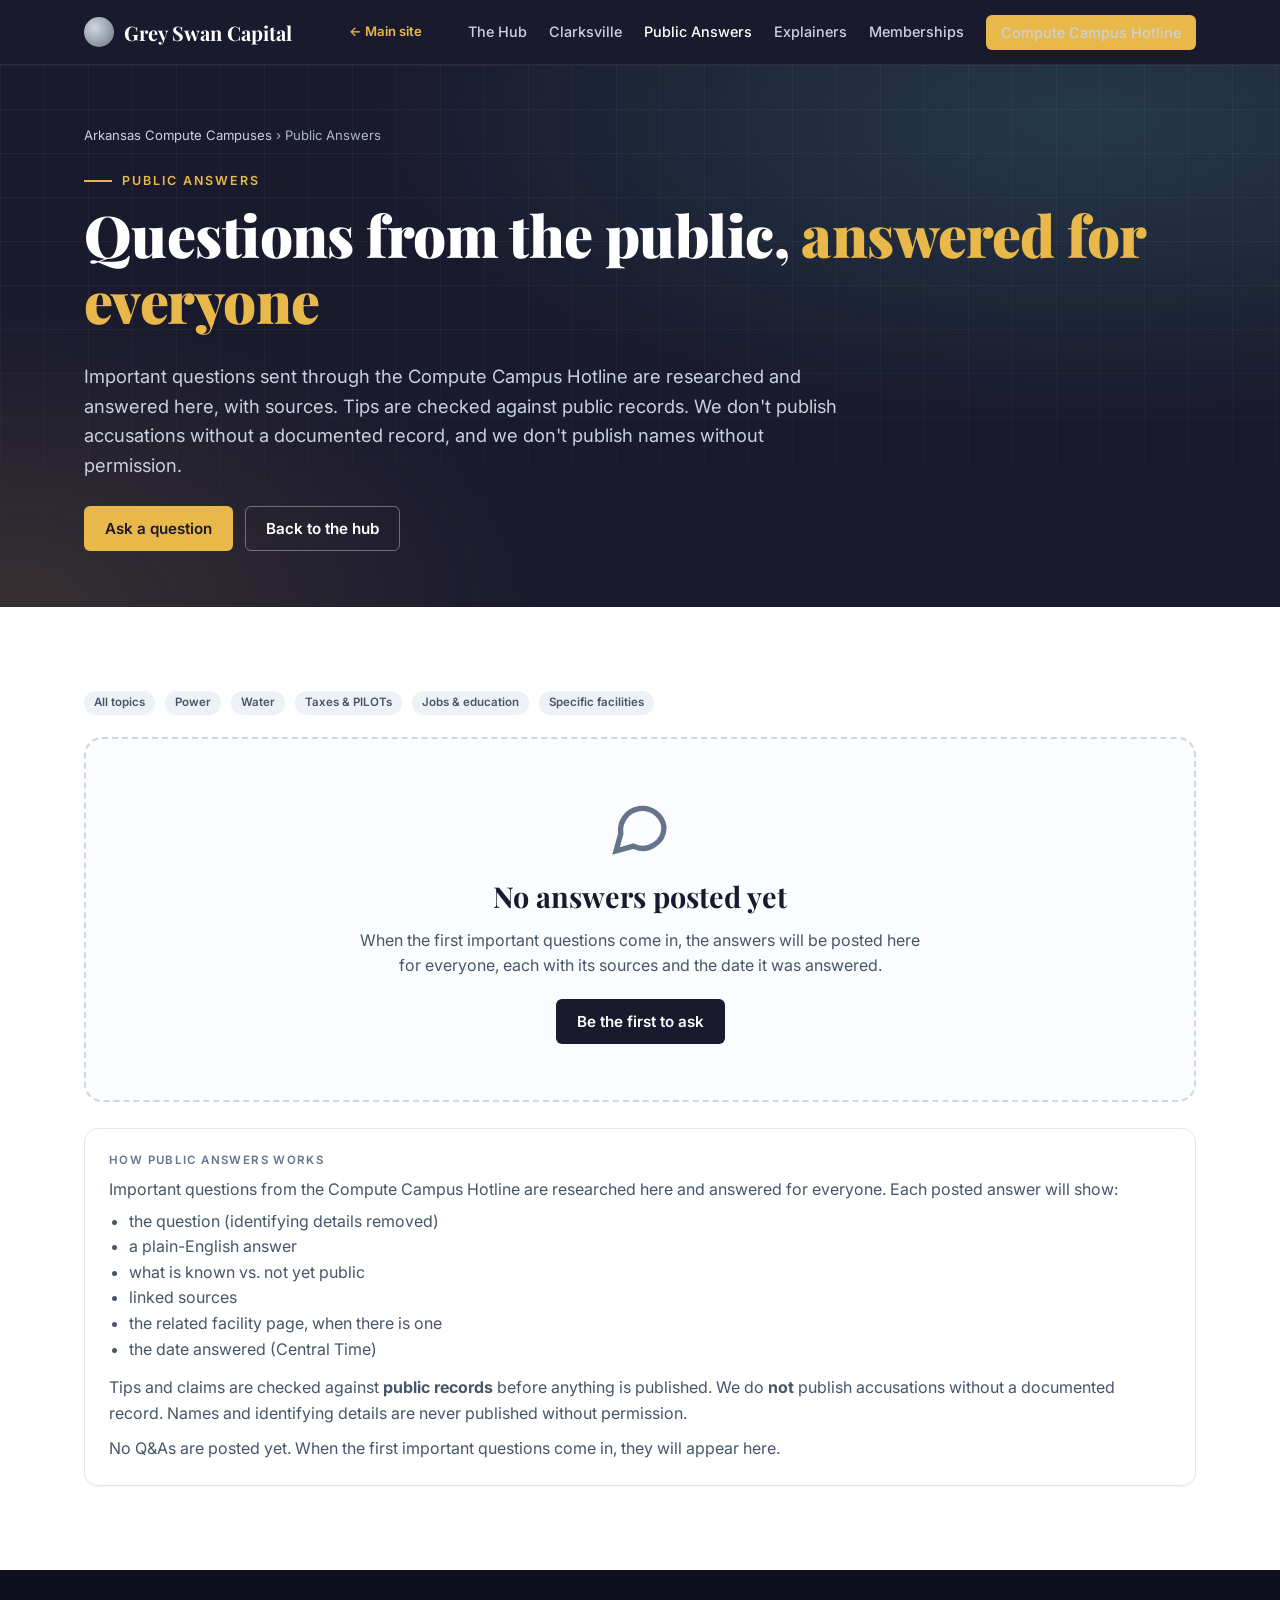
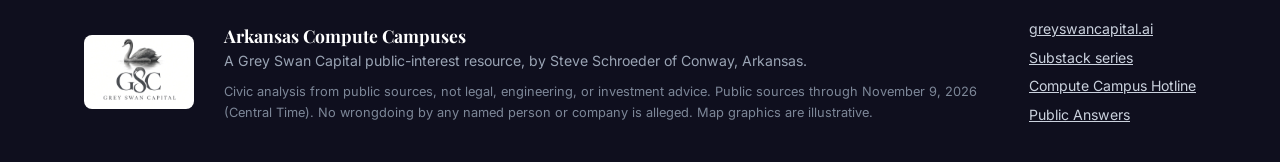
<file: answers.html>
<!doctype html><html lang="en"><head><meta charset="utf-8"><meta name="viewport" content="width=device-width,initial-scale=1">
<title>Public Answers — Grey Swan Capital</title><link rel="stylesheet" href="styles.css"><!-- Google Analytics GA4 -->
<script async src="https://www.googletagmanager.com/gtag/js?id=G-85FDB7SKMG"></script>
<script>window.dataLayer=window.dataLayer||[];function gtag(){dataLayer.push(arguments);}gtag('js',new Date());gtag('config','G-85FDB7SKMG');</script>
<link rel="canonical" href="https://campuses.greyswancapital.ai/answers.html">
</head><body>
<header class="site-head"><div class="wrap"><a class="brand" href="https://www.greyswancapital.ai" title="Grey Swan Capital main site"><span class="mark"></span>Grey Swan Capital</a><a class="main-site-link" href="https://www.greyswancapital.ai">← Main site</a>
<nav class="nav"><a href="index.html" class="">The Hub</a><a href="clarksville.html" class="">Clarksville</a><a href="answers.html" class="on">Public Answers</a><a href="https://www.greyswancapital.ai/explainers" class="">Explainers</a><a href="https://www.greyswancapital.ai/membership" class="">Memberships</a><a class="btn btn-gold btn-sm" href="ask.html">Compute Campus Hotline</a></nav></div></header><section class="hero" style="padding:0"><div class="wrap" style="grid-template-columns:1fr;padding-top:60px;padding-bottom:56px">
<div><div class="crumbs"><a href="index.html">Arkansas Compute Campuses</a> › Public Answers</div>
<div class="eyebrow">Public Answers</div><h1 style="font-size:clamp(2.2rem,4.6vw,3.6rem)">Questions from the public, <em>answered for everyone</em></h1>
<p class="lede">Important questions sent through the Compute Campus Hotline are researched and answered here, with sources. Tips are checked against public records. We don't publish accusations without a documented record, and we don't publish names without permission.</p>
<div class="ctas"><a class="btn btn-gold" href="ask.html">Ask a question</a><a class="btn btn-ghost" href="index.html">Back to the hub</a></div></div></div></section>
<section><div class="wrap">
<div style="display:flex;gap:10px;flex-wrap:wrap;margin-bottom:22px"><span class="chip soon">All topics</span><span class="chip soon">Power</span><span class="chip soon">Water</span><span class="chip soon">Taxes &amp; PILOTs</span><span class="chip soon">Jobs &amp; education</span><span class="chip soon">Specific facilities</span></div>
<div class="empty"><div style="color:var(--slate)"><svg style="width:64px;height:64px;margin:0 auto 14px" viewBox="0 0 24 24" fill="none" stroke="currentColor" stroke-width="2"><path d="M21 12a8 8 0 01-11.5 7.2L3 21l1.8-6.5A8 8 0 1121 12z"/></svg></div>
<h2 style="font-size:1.8rem">No answers posted yet</h2><p style="color:var(--slate-2);max-width:560px;margin:0 auto 20px">When the first important questions come in, the answers will be posted here for everyone, each with its sources and the date it was answered.</p>
<a class="btn btn-navy" href="ask.html">Be the first to ask</a></div>
<div class="card" style="margin-top:26px"><div class="kicker">How Public Answers works</div><p style="margin:.6em 0 .4em;color:var(--slate-2)">Important questions from the Compute Campus Hotline are researched here and answered for everyone. Each posted answer will show:</p>
<ul style="color:var(--slate-2);margin:0 0 .8em;padding-left:20px"><li>the question (identifying details removed)</li><li>a plain-English answer</li><li>what is known vs. not yet public</li><li>linked sources</li><li>the related facility page, when there is one</li><li>the date answered (Central Time)</li></ul>
<p style="color:var(--slate-2);margin:0 0 .6em">Tips and claims are checked against <b>public records</b> before anything is published. We do <b>not</b> publish accusations without a documented record. Names and identifying details are never published without permission.</p>
<p style="color:var(--slate-2);margin:0">No Q&amp;As are posted yet. When the first important questions come in, they will appear here.</p></div>
</div></section><footer><div class="wrap"><img src="assets/gsc-logo.jpg" alt="Grey Swan Capital logo">
<div><b style="color:#fff;font-family:var(--heading);font-size:1.1rem">Arkansas Compute Campuses</b><br>A Grey Swan Capital public-interest resource, by Steve Schroeder of Conway, Arkansas.
<div class="fine">Civic analysis from public sources, not legal, engineering, or investment advice. Public sources through November 9, 2026 (Central Time). No wrongdoing by any named person or company is alleged. Map graphics are illustrative.</div></div>
<div style="display:flex;flex-direction:column;gap:6px"><a href="https://www.greyswancapital.ai">greyswancapital.ai</a><a href="https://greyswancapital.substack.com">Substack series</a><a href="ask.html">Compute Campus Hotline</a><a href="answers.html">Public Answers</a></div></div></footer></body></html>
</file>
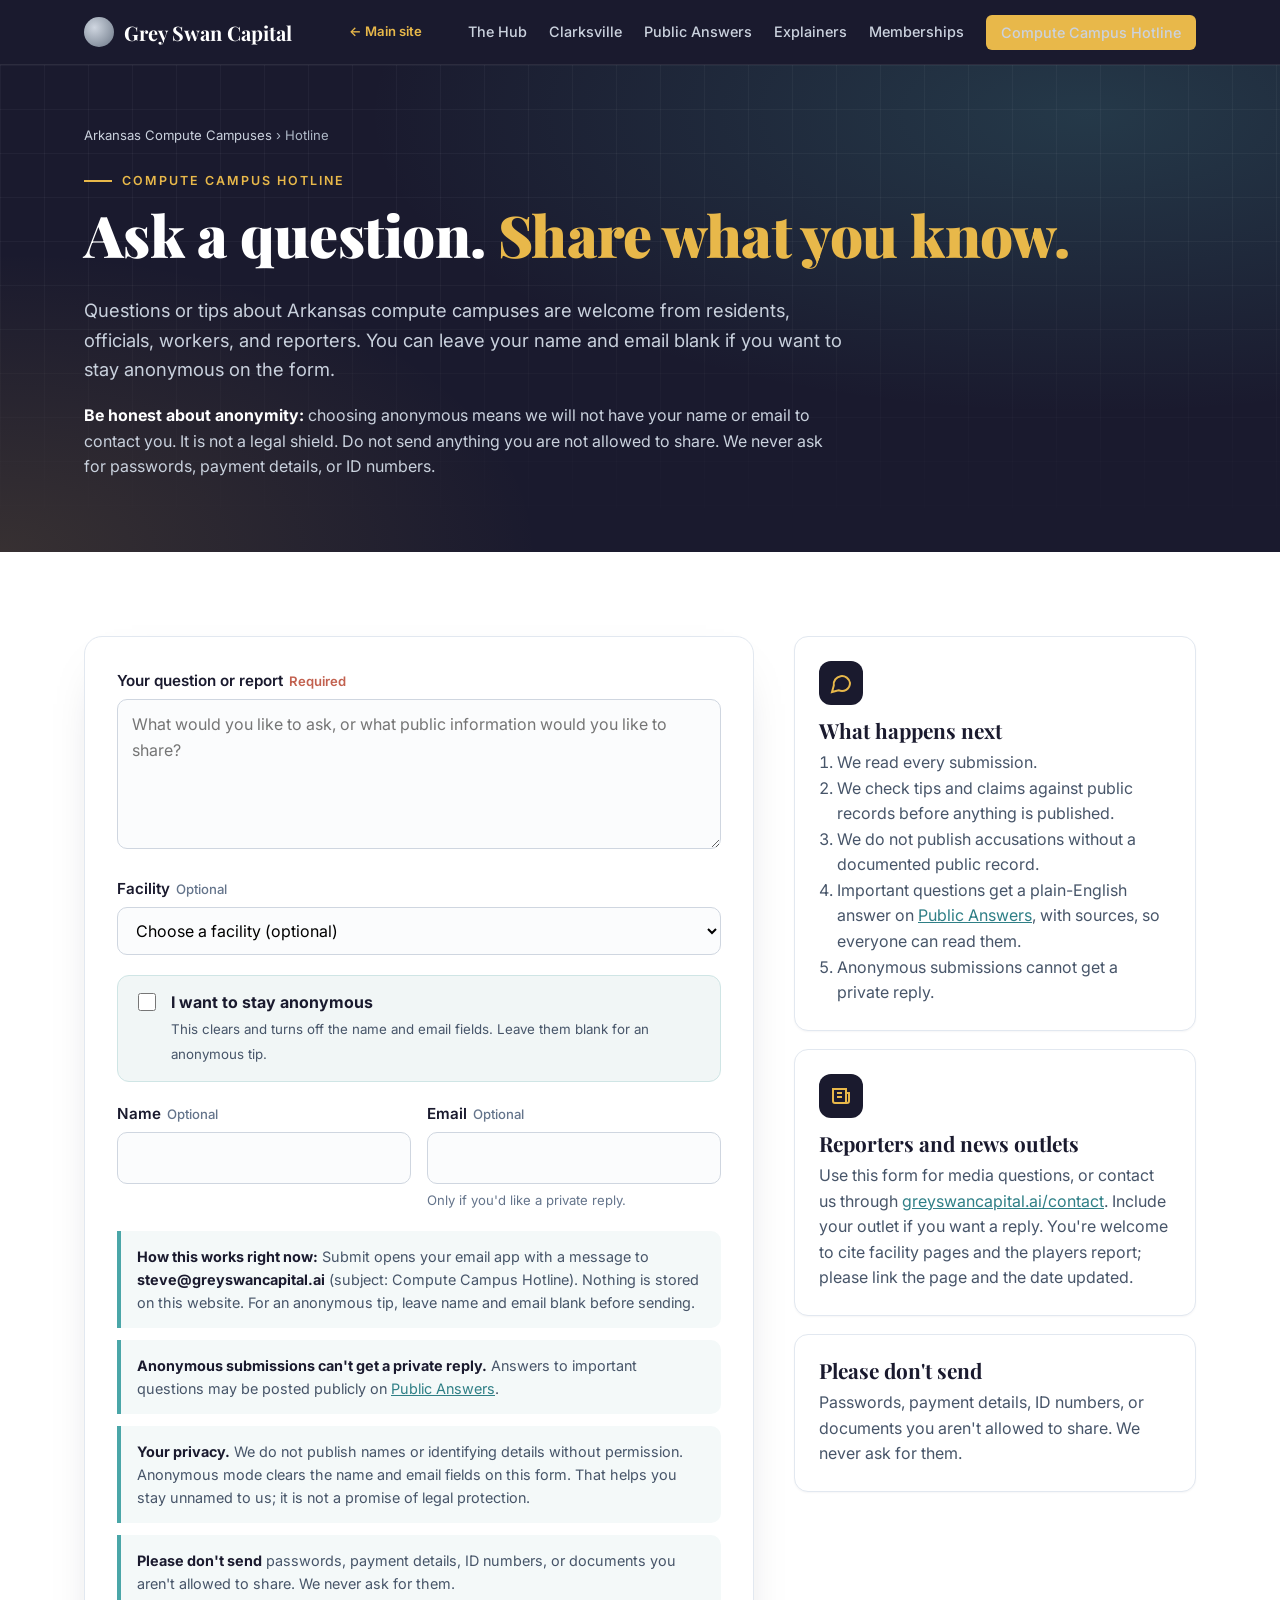
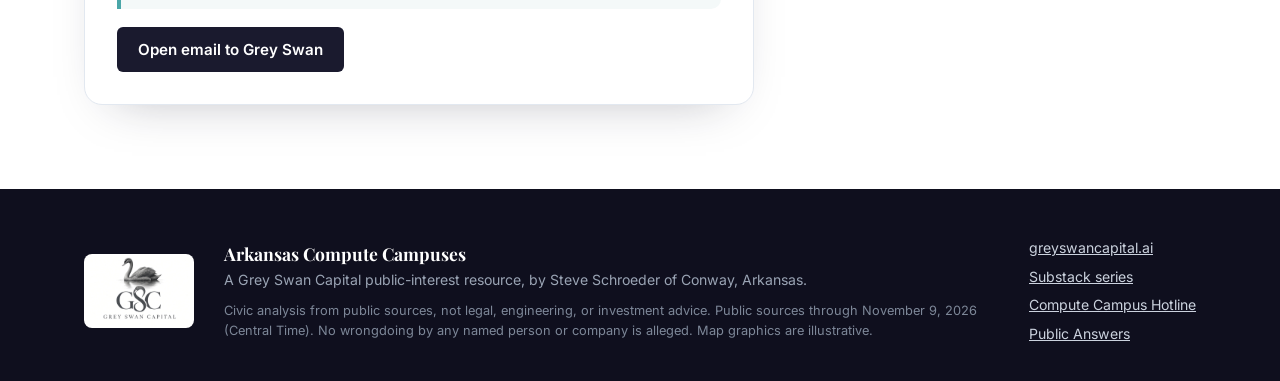
<file: ask.html>
<!doctype html><html lang="en"><head><meta charset="utf-8"><meta name="viewport" content="width=device-width,initial-scale=1">
<title>Compute Campus Hotline — Grey Swan Capital</title><link rel="stylesheet" href="styles.css"><!-- Google Analytics GA4 -->
<script async src="https://www.googletagmanager.com/gtag/js?id=G-85FDB7SKMG"></script>
<script>window.dataLayer=window.dataLayer||[];function gtag(){dataLayer.push(arguments);}gtag('js',new Date());gtag('config','G-85FDB7SKMG');</script>
<link rel="canonical" href="https://campuses.greyswancapital.ai/ask.html">
</head><body>
<header class="site-head"><div class="wrap"><a class="brand" href="https://www.greyswancapital.ai" title="Grey Swan Capital main site"><span class="mark"></span>Grey Swan Capital</a><a class="main-site-link" href="https://www.greyswancapital.ai">← Main site</a>
<nav class="nav"><a href="index.html" class="">The Hub</a><a href="clarksville.html" class="">Clarksville</a><a href="answers.html" class="">Public Answers</a><a href="https://www.greyswancapital.ai/explainers" class="">Explainers</a><a href="https://www.greyswancapital.ai/membership" class="">Memberships</a><a class="btn btn-gold btn-sm" href="ask.html">Compute Campus Hotline</a></nav></div></header><section class="hero" style="padding:0"><div class="wrap" style="grid-template-columns:1fr;padding-top:60px;padding-bottom:56px">
<div><div class="crumbs"><a href="index.html">Arkansas Compute Campuses</a> › Hotline</div>
<div class="eyebrow">Compute Campus Hotline</div><h1 style="font-size:clamp(2.2rem,4.6vw,3.6rem)">Ask a question. <em>Share what you know.</em></h1>
<p class="lede">Questions or tips about Arkansas compute campuses are welcome from residents, officials, workers, and reporters. You can leave your name and email blank if you want to stay anonymous on the form.</p>
<p class="lede" style="font-size:1rem"><b style="color:#fff">Be honest about anonymity:</b> choosing anonymous means we will not have your name or email to contact you. It is not a legal shield. Do not send anything you are not allowed to share. We never ask for passwords, payment details, or ID numbers.</p></div></div></section>
<section><div class="wrap grid2 askgrid" style="align-items:start">
<form class="form" id="hotline-form" onsubmit="return prepareMailto(event)">
<div class="field"><label for="q">Your question or report<span class="req">Required</span></label><textarea id="q" name="Question" required placeholder="What would you like to ask, or what public information would you like to share?"></textarea></div>
<div class="field"><label for="f">Facility<span class="opt">Optional</span></label><select id="f" name="Facility"><option value="">Choose a facility (optional)</option><option>Serverfarm ARK (ARK1–ARK4)</option><option>Google West Memphis / Project Pyramid</option><option>AVAIO Digital Leo</option><option>Sheridan / Clean Cloud Energy</option><option>Google Port of Little Rock / Willowbend Capital</option><option>Conway / Forgelight Ventures LLC</option><option>Z Squared / Paradox Data AI-HPC campus</option><option>NewRays One (bitcoin mine)</option><option>BTC Digital Manila (hosting)</option><option>Project Pulse / DC Devco LLC</option><option>Apollo Project (Stadium Partners, Garrison Data Partners)</option><option>Ritter Data Technology Center</option><option>TierPoint Little Rock</option><option>Bentaus / Chadbourn Infrastructure Partners</option><option>BlockOps Moreland (bitcoin mine)</option><option>BlockOps Russellville (bitcoin mine)</option><option>BlockOps Helena-West Helena</option><option>Artemis Technologies Cave City</option><option>Artemis Technologies Monticello</option><option>Artemis Technologies Newark</option><option>Green Digital / Metahash Global Harrison mine</option><option>Mainstream Technologies</option><option>Second Grant County proposal near Redfield (unnamed)</option><option>Other or unknown</option></select></div>
<label class="check" for="anon"><input type="checkbox" id="anon" onchange="var o=this.checked,b=document.getElementById('idf');b.classList.toggle('off',o);if(o){document.getElementById('nm').value='';document.getElementById('em').value='';}"><span><b style="color:var(--navy)">I want to stay anonymous</b><br><small style="color:var(--slate-2)">This clears and turns off the name and email fields. Leave them blank for an anonymous tip.</small></span></label>
<div class="idfields" id="idf">
<div class="field"><label for="nm">Name<span class="opt">Optional</span></label><input type="text" id="nm" name="Name" autocomplete="name"></div>
<div class="field"><label for="em">Email<span class="opt">Optional</span></label><input type="email" id="em" name="Email" autocomplete="email"><div class="help">Only if you'd like a private reply.</div></div>
</div>
<div class="notice"><b>How this works right now:</b> Submit opens your email app with a message to <b>steve@greyswancapital.ai</b> (subject: Compute Campus Hotline). Nothing is stored on this website. For an anonymous tip, leave name and email blank before sending.</div>
<div class="notice"><b>Anonymous submissions can't get a private reply.</b> Answers to important questions may be posted publicly on <a href="answers.html">Public Answers</a>.</div>
<div class="notice"><b>Your privacy.</b> We do not publish names or identifying details without permission. Anonymous mode clears the name and email fields on this form. That helps you stay unnamed to us; it is not a promise of legal protection.</div>
<div class="notice"><b>Please don't send</b> passwords, payment details, ID numbers, or documents you aren't allowed to share. We never ask for them.</div>
<button class="btn btn-navy" type="submit" style="margin-top:6px">Open email to Grey Swan</button>
<div id="ok" style="display:none;margin-top:14px" class="notice"><b>Thank you.</b> If your email app opened, send the message to complete your tip. If it did not, email steve@greyswancapital.ai with subject “Compute Campus Hotline”.</div>
</form>
<script>
function prepareMailto(e){
  e.preventDefault();
  var q=document.getElementById('q').value.trim();
  if(!q){return false;}
  var f=document.getElementById('f').value||'(none)';
  var nm=document.getElementById('nm').value.trim();
  var em=document.getElementById('em').value.trim();
  var anon=document.getElementById('anon').checked;
  var body='Facility: '+f+'

Question / report:
'+q+'

';
  if(anon||(!nm&&!em)){body+='(Anonymous submission — name/email left blank)
';}
  else{body+='Name: '+(nm||'(blank)')+'
Email: '+(em||'(blank)')+'
';}
  window.location.href='mailto:steve@greyswancapital.ai?subject='+encodeURIComponent('Compute Campus Hotline')+'&body='+encodeURIComponent(body);
  document.getElementById('ok').style.display='block';
  return false;
}
</script>
<div>
<div class="card" style="margin-bottom:18px"><div class="icon"><svg viewBox="0 0 24 24" fill="none" stroke="currentColor" stroke-width="2"><path d="M21 12a8 8 0 01-11.5 7.2L3 21l1.8-6.5A8 8 0 1121 12z"/></svg></div><h3>What happens next</h3><ol style="padding-left:18px;color:var(--slate-2);margin:0">
<li>We read every submission.</li><li>We check tips and claims against public records before anything is published.</li><li>We do not publish accusations without a documented public record.</li><li>Important questions get a plain-English answer on <a href="answers.html">Public Answers</a>, with sources, so everyone can read them.</li><li>Anonymous submissions cannot get a private reply.</li></ol></div>
<div class="card" style="margin-bottom:18px"><div class="icon"><svg viewBox="0 0 24 24" fill="none" stroke="currentColor" stroke-width="2"><path d="M4 5h13v14H6a2 2 0 01-2-2z"/><path d="M17 9h3v8a2 2 0 01-2 2M8 9h5M8 13h5"/></svg></div><h3>Reporters and news outlets</h3><p style="color:var(--slate-2);margin:0">Use this form for media questions, or contact us through <a href="https://www.greyswancapital.ai/contact">greyswancapital.ai/contact</a>. Include your outlet if you want a reply. You're welcome to cite facility pages and the players report; please link the page and the date updated.</p></div>
<div class="card"><h3>Please don't send</h3><p style="color:var(--slate-2);margin:0">Passwords, payment details, ID numbers, or documents you aren't allowed to share. We never ask for them.</p></div>
</div></div></section><footer><div class="wrap"><img src="assets/gsc-logo.jpg" alt="Grey Swan Capital logo">
<div><b style="color:#fff;font-family:var(--heading);font-size:1.1rem">Arkansas Compute Campuses</b><br>A Grey Swan Capital public-interest resource, by Steve Schroeder of Conway, Arkansas.
<div class="fine">Civic analysis from public sources, not legal, engineering, or investment advice. Public sources through November 9, 2026 (Central Time). No wrongdoing by any named person or company is alleged. Map graphics are illustrative.</div></div>
<div style="display:flex;flex-direction:column;gap:6px"><a href="https://www.greyswancapital.ai">greyswancapital.ai</a><a href="https://greyswancapital.substack.com">Substack series</a><a href="ask.html">Compute Campus Hotline</a><a href="answers.html">Public Answers</a></div></div></footer></body></html>
</file>
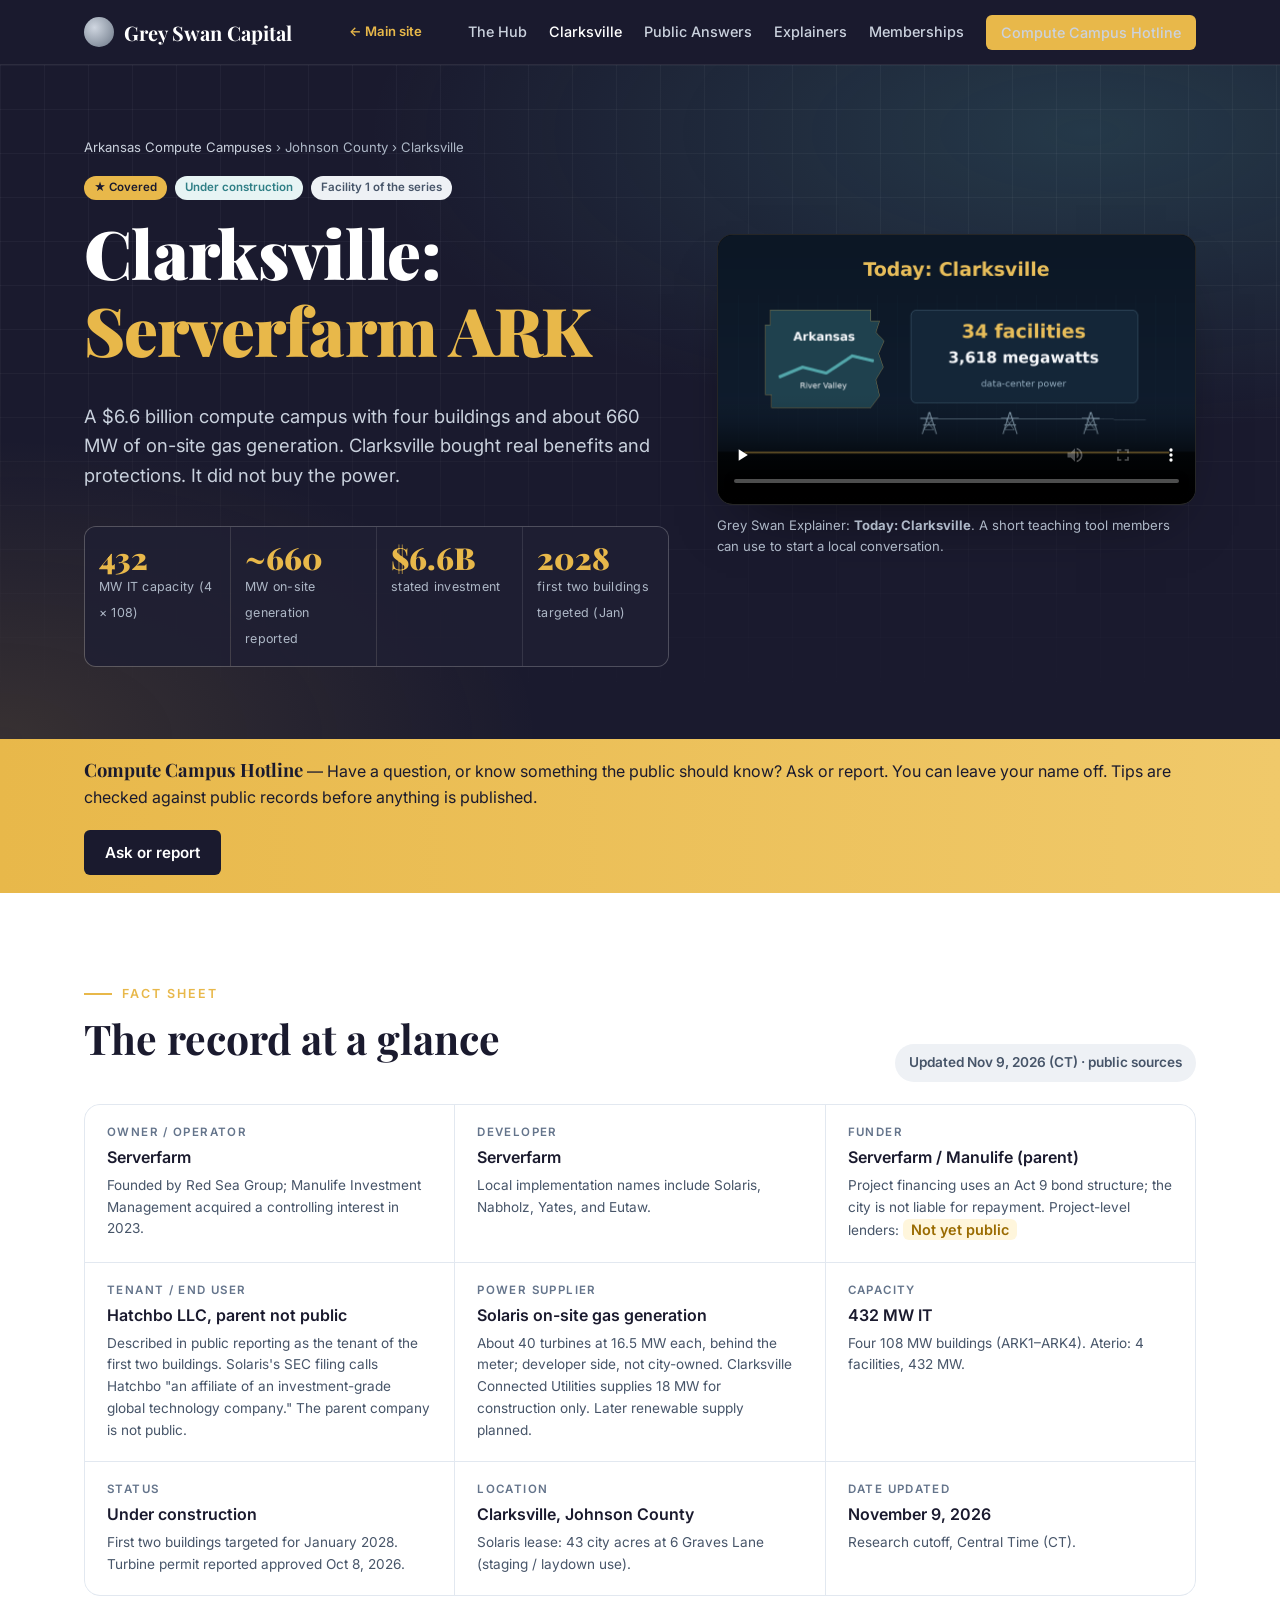
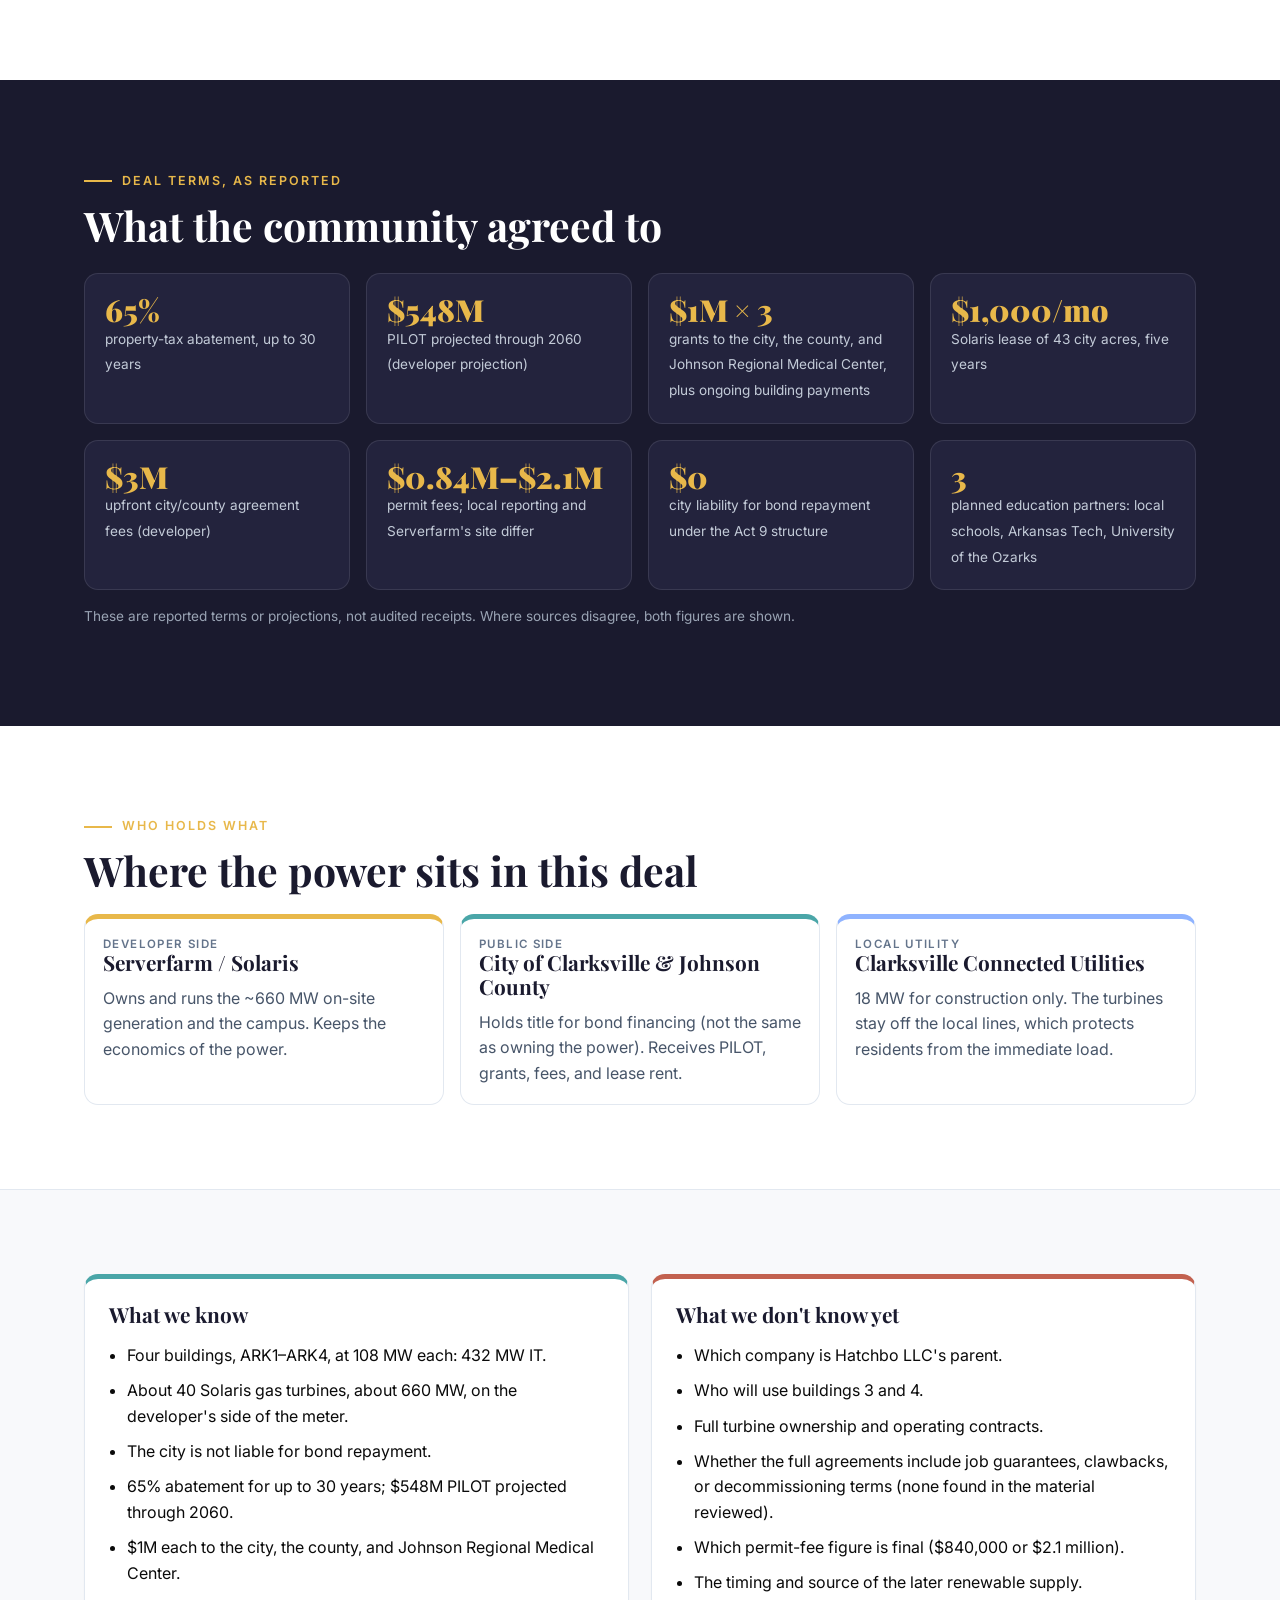
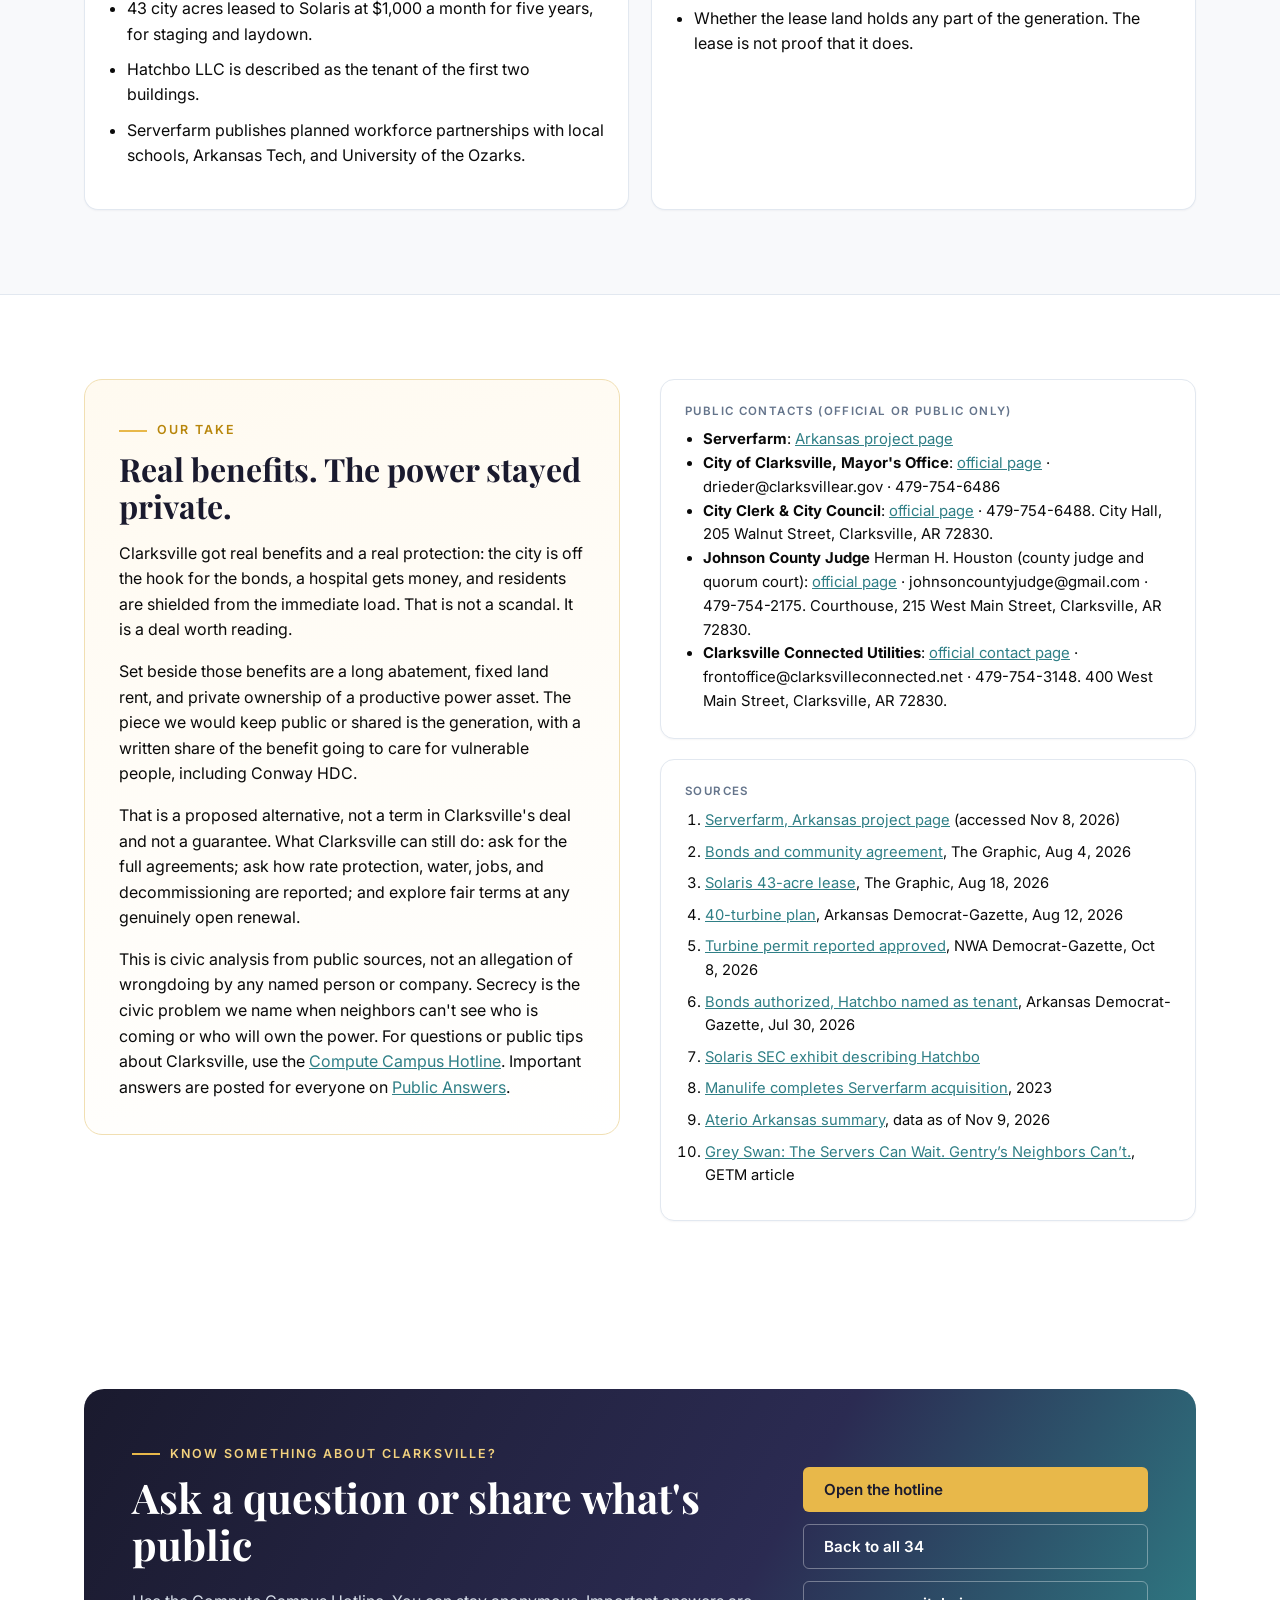
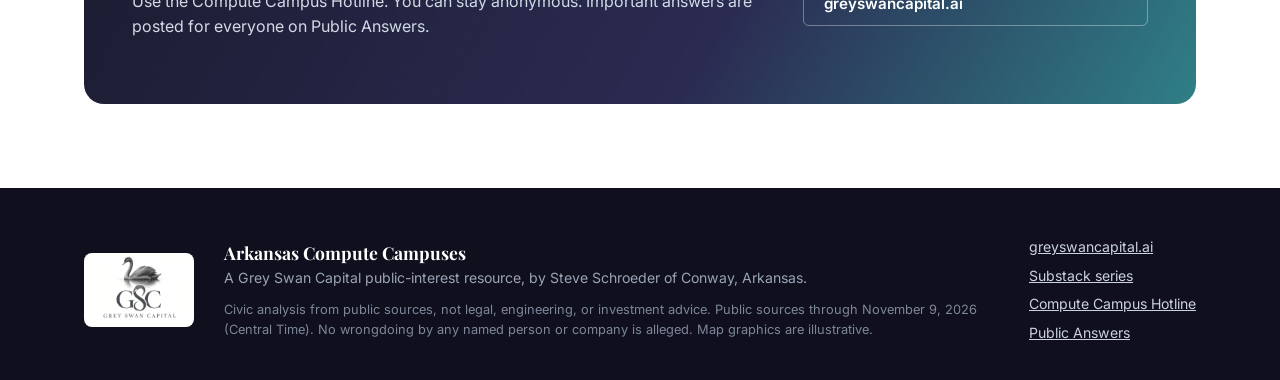
<file: clarksville.html>
<!doctype html><html lang="en"><head><meta charset="utf-8"><meta name="viewport" content="width=device-width,initial-scale=1">
<title>Clarksville · Serverfarm ARK — Grey Swan Capital</title><link rel="stylesheet" href="styles.css"><!-- Google Analytics GA4 -->
<script async src="https://www.googletagmanager.com/gtag/js?id=G-85FDB7SKMG"></script>
<script>window.dataLayer=window.dataLayer||[];function gtag(){dataLayer.push(arguments);}gtag('js',new Date());gtag('config','G-85FDB7SKMG');</script>
<link rel="canonical" href="https://campuses.greyswancapital.ai/clarksville.html">
</head><body>
<header class="site-head"><div class="wrap"><a class="brand" href="https://www.greyswancapital.ai" title="Grey Swan Capital main site"><span class="mark"></span>Grey Swan Capital</a><a class="main-site-link" href="https://www.greyswancapital.ai">← Main site</a>
<nav class="nav"><a href="index.html" class="">The Hub</a><a href="clarksville.html" class="on">Clarksville</a><a href="answers.html" class="">Public Answers</a><a href="https://www.greyswancapital.ai/explainers" class="">Explainers</a><a href="https://www.greyswancapital.ai/membership" class="">Memberships</a><a class="btn btn-gold btn-sm" href="ask.html">Compute Campus Hotline</a></nav></div></header><section class="hero fhero" style="padding:0"><div class="wrap"><div>
<div class="crumbs"><a href="index.html">Arkansas Compute Campuses</a> › Johnson County › Clarksville</div>
<div style="display:flex;gap:8px;flex-wrap:wrap;margin-bottom:14px"><span class="chip cov">★ Covered</span><span class="chip st">Under construction</span><span class="chip soon">Facility 1 of the series</span></div>
<h1>Clarksville: <em>Serverfarm ARK</em></h1>
<p class="lede">A $6.6 billion compute campus with four buildings and about 660 MW of on-site gas generation. Clarksville bought real benefits and protections. It did not buy the power.</p>
<div class="stats"><div class="stat"><b>432</b><span>MW IT capacity (4 × 108)</span></div><div class="stat"><b>~660</b><span>MW on-site generation reported</span></div><div class="stat"><b>$6.6B</b><span>stated investment</span></div><div class="stat"><b>2028</b><span>first two buildings targeted (Jan)</span></div></div>
</div><div><div class="video"><video controls preload="none" poster="assets/clarksville-explainer_poster.png"><source src="assets/clarksville-explainer.mp4" type="video/mp4"></video></div>
<p style="font-size:.82rem;color:#aeb8c7;margin-top:10px">Grey Swan Explainer: <b>Today: Clarksville</b>. A short teaching tool members can use to start a local conversation.</p></div></div></section>
<div class="hotline-band"><div class="wrap"><div><b>Compute Campus Hotline</b> — Have a question, or know something the public should know? Ask or report. You can leave your name off. Tips are checked against public records before anything is published.</div><a class="btn btn-navy" href="ask.html">Ask or report</a></div></div>
<section><div class="wrap">
<div style="display:flex;justify-content:space-between;align-items:end;gap:16px;flex-wrap:wrap"><div><div class="eyebrow">Fact sheet</div><h2>The record at a glance</h2></div><span class="updated">Updated Nov 9, 2026 (CT) · public sources</span></div>
<div class="factsheet" style="margin-top:22px">
<div class="fact"><div class="k">Owner / operator</div><div class="v">Serverfarm<small>Founded by Red Sea Group; Manulife Investment Management acquired a controlling interest in 2023.</small></div></div>
<div class="fact"><div class="k">Developer</div><div class="v">Serverfarm<small>Local implementation names include Solaris, Nabholz, Yates, and Eutaw.</small></div></div>
<div class="fact"><div class="k">Funder</div><div class="v">Serverfarm / Manulife (parent)<small>Project financing uses an Act 9 bond structure; the city is not liable for repayment. Project-level lenders: <span class="np">Not yet public</span></small></div></div>
<div class="fact"><div class="k">Tenant / end user</div><div class="v">Hatchbo LLC, parent not public<small>Described in public reporting as the tenant of the first two buildings. Solaris's SEC filing calls Hatchbo "an affiliate of an investment-grade global technology company." The parent company is not public.</small></div></div>
<div class="fact"><div class="k">Power supplier</div><div class="v">Solaris on-site gas generation<small>About 40 turbines at 16.5 MW each, behind the meter; developer side, not city-owned. Clarksville Connected Utilities supplies 18 MW for construction only. Later renewable supply planned.</small></div></div>
<div class="fact"><div class="k">Capacity</div><div class="v">432 MW IT<small>Four 108 MW buildings (ARK1–ARK4). Aterio: 4 facilities, 432 MW.</small></div></div>
<div class="fact"><div class="k">Status</div><div class="v">Under construction<small>First two buildings targeted for January 2028. Turbine permit reported approved Oct 8, 2026.</small></div></div>
<div class="fact"><div class="k">Location</div><div class="v">Clarksville, Johnson County<small>Solaris lease: 43 city acres at 6 Graves Lane (staging / laydown use).</small></div></div>
<div class="fact"><div class="k">Date updated</div><div class="v">November 9, 2026<small>Research cutoff, Central Time (CT).</small></div></div>
</div></div></section>

<section class="dark"><div class="wrap">
<div class="eyebrow">Deal terms, as reported</div><h2>What the community agreed to</h2>
<div class="terms" style="margin-top:24px">
<div class="term"><b>65%</b><span>property-tax abatement, up to 30 years</span></div>
<div class="term"><b>$548M</b><span>PILOT projected through 2060 (developer projection)</span></div>
<div class="term"><b>$1M × 3</b><span>grants to the city, the county, and Johnson Regional Medical Center, plus ongoing building payments</span></div>
<div class="term"><b>$1,000/mo</b><span>Solaris lease of 43 city acres, five years</span></div>
<div class="term"><b>$3M</b><span>upfront city/county agreement fees (developer)</span></div>
<div class="term"><b>$0.84M–$2.1M</b><span>permit fees; local reporting and Serverfarm's site differ</span></div>
<div class="term"><b>$0</b><span>city liability for bond repayment under the Act 9 structure</span></div>
<div class="term"><b>3</b><span>planned education partners: local schools, Arkansas Tech, University of the Ozarks</span></div>
</div>
<p style="font-size:.85rem;color:#9aa4b4;margin-top:16px">These are reported terms or projections, not audited receipts. Where sources disagree, both figures are shown.</p>
</div></section>

<section><div class="wrap">
<div class="eyebrow">Who holds what</div><h2>Where the power sits in this deal</h2>
<div class="flow" style="gap:16px">
<div class="node" style="border-top:5px solid var(--gold)"><div class="kicker">Developer side</div><h3>Serverfarm / Solaris</h3><p style="margin:0;color:var(--slate-2)">Owns and runs the ~660 MW on-site generation and the campus. Keeps the economics of the power.</p></div>
<div class="node" style="border-top:5px solid var(--teal)"><div class="kicker">Public side</div><h3>City of Clarksville &amp; Johnson County</h3><p style="margin:0;color:var(--slate-2)">Holds title for bond financing (not the same as owning the power). Receives PILOT, grants, fees, and lease rent.</p></div>
<div class="node" style="border-top:5px solid #8fb3ff"><div class="kicker">Local utility</div><h3>Clarksville Connected Utilities</h3><p style="margin:0;color:var(--slate-2)">18 MW for construction only. The turbines stay off the local lines, which protects residents from the immediate load.</p></div>
</div></div></section>

<section class="alt"><div class="wrap split">
<div class="card know"><h3>What we know</h3><ul class="know" style="border:0;padding-left:18px">
<li>Four buildings, ARK1–ARK4, at 108 MW each: 432 MW IT.</li>
<li>About 40 Solaris gas turbines, about 660 MW, on the developer's side of the meter.</li>
<li>The city is not liable for bond repayment.</li>
<li>65% abatement for up to 30 years; $548M PILOT projected through 2060.</li>
<li>$1M each to the city, the county, and Johnson Regional Medical Center.</li>
<li>43 city acres leased to Solaris at $1,000 a month for five years, for staging and laydown.</li>
<li>Hatchbo LLC is described as the tenant of the first two buildings.</li>
<li>Serverfarm publishes planned workforce partnerships with local schools, Arkansas Tech, and University of the Ozarks.</li></ul></div>
<div class="card dont"><h3>What we don't know yet</h3><ul style="padding-left:18px">
<li>Which company is Hatchbo LLC's parent.</li>
<li>Who will use buildings 3 and 4.</li>
<li>Full turbine ownership and operating contracts.</li>
<li>Whether the full agreements include job guarantees, clawbacks, or decommissioning terms (none found in the material reviewed).</li>
<li>Which permit-fee figure is final ($840,000 or $2.1 million).</li>
<li>The timing and source of the later renewable supply.</li>
<li>Whether the lease land holds any part of the generation. The lease is not proof that it does.</li></ul></div>
</div></section>

<section><div class="wrap grid2" style="align-items:start">
<div class="take"><div class="eyebrow" style="color:#b8860b">Our take</div><h2 style="font-size:2rem">Real benefits. The power stayed private.</h2>
<p>Clarksville got real benefits and a real protection: the city is off the hook for the bonds, a hospital gets money, and residents are shielded from the immediate load. That is not a scandal. It is a deal worth reading.</p>
<p>Set beside those benefits are a long abatement, fixed land rent, and private ownership of a productive power asset. The piece we would keep public or shared is the generation, with a written share of the benefit going to care for vulnerable people, including Conway HDC.</p>
<p style="margin:0">That is a proposed alternative, not a term in Clarksville's deal and not a guarantee. What Clarksville can still do: ask for the full agreements; ask how rate protection, water, jobs, and decommissioning are reported; and explore fair terms at any genuinely open renewal.</p>
<p style="margin:1em 0 0">This is civic analysis from public sources, not an allegation of wrongdoing by any named person or company. Secrecy is the civic problem we name when neighbors can't see who is coming or who will own the power. For questions or public tips about Clarksville, use the <a href="ask.html?facility=clarksville">Compute Campus Hotline</a>. Important answers are posted for everyone on <a href="answers.html">Public Answers</a>.</p></div>
<div>
<div class="card" style="margin-bottom:20px"><div class="kicker">Public contacts (official or public only)</div>
<ul style="padding-left:18px;margin:.7em 0 0;font-size:.93rem">
<li><b>Serverfarm</b>: <a href="https://www.serverfarmllc.com/arkansas/">Arkansas project page</a></li>
<li><b>City of Clarksville, Mayor's Office</b>: <a href="https://www.clarksvillear.gov/mayor.html">official page</a> · drieder@clarksvillear.gov · 479-754-6486</li>
<li><b>City Clerk &amp; City Council</b>: <a href="https://www.clarksvillear.gov/city-clerk--city-council.html">official page</a> · 479-754-6488. City Hall, 205 Walnut Street, Clarksville, AR 72830.</li>
<li><b>Johnson County Judge</b> Herman H. Houston (county judge and quorum court): <a href="https://johnsoncounty.arkansas.gov/county-judge/">official page</a> · johnsoncountyjudge@gmail.com · 479-754-2175. Courthouse, 215 West Main Street, Clarksville, AR 72830.</li>
<li><b>Clarksville Connected Utilities</b>: <a href="https://www.clarksvilleconnected.net/142/Contact">official contact page</a> · frontoffice@clarksvilleconnected.net · 479-754-3148. 400 West Main Street, Clarksville, AR 72830.</li>
</ul></div>
<div class="card"><div class="kicker">Sources</div><ol class="sources" style="padding-left:20px;margin:.7em 0 0">
<li><a href="https://www.serverfarmllc.com/arkansas/">Serverfarm, Arkansas project page</a> (accessed Nov 8, 2026)</li>
<li><a href="https://www.thegraphic.org/2026/08/04/council-approves-bonds-for-data-center-development-agreement-will-provide-funds-to-community/">Bonds and community agreement</a>, The Graphic, Aug 4, 2026</li>
<li><a href="https://www.thegraphic.org/2026/08/18/281512/">Solaris 43-acre lease</a>, The Graphic, Aug 18, 2026</li>
<li><a href="https://www.arkansasonline.com/news/2026/aug/12/clarksvilles-data-center-plan-includes-40-natural/">40-turbine plan</a>, Arkansas Democrat-Gazette, Aug 12, 2026</li>
<li><a href="https://www.nwaonline.com/news/2026/oct/08/clarksville-data-centers-gas-turbines-ok-arkansas/">Turbine permit reported approved</a>, NWA Democrat-Gazette, Oct 8, 2026</li>
<li><a href="https://www.arkansasonline.com/news/2026/jul/30/clarksville-officials-approve-up-to-55-billion-in/">Bonds authorized, Hatchbo named as tenant</a>, Arkansas Democrat-Gazette, Jul 30, 2026</li>
<li><a href="https://www.sec.gov/Archives/edgar/data/1697500/000119312526397255/d182097dex991.htm">Solaris SEC exhibit describing Hatchbo</a></li>
<li><a href="https://www.datacenterdynamics.com/en/news/manulife-completes-acquisition-of-serverfarm/">Manulife completes Serverfarm acquisition</a>, 2023</li>
<li><a href="https://www.aterio.io/insights/us-data-centers/ar">Aterio Arkansas summary</a>, data as of Nov 9, 2026</li>
<li><a href="https://greyswancapital.substack.com/p/the-servers-can-wait-gentrys-neighbors">Grey Swan: The Servers Can Wait. Gentry’s Neighbors Can’t.</a>, GETM article</li>
</ol></div></div>
</div></section>

<section><div class="wrap"><div class="cta"><div><div class="eyebrow" style="color:var(--gold-2)">Know something about Clarksville?</div><h2>Ask a question or share what's public</h2>
<p>Use the Compute Campus Hotline. You can stay anonymous. Important answers are posted for everyone on Public Answers.</p></div>
<div class="actions"><a class="btn btn-gold" href="ask.html?facility=clarksville">Open the hotline</a><a class="btn btn-ghost" href="index.html#index">Back to all 34</a><a class="btn btn-ghost" href="https://www.greyswancapital.ai">greyswancapital.ai</a></div></div></div></section>
<footer><div class="wrap"><img src="assets/gsc-logo.jpg" alt="Grey Swan Capital logo">
<div><b style="color:#fff;font-family:var(--heading);font-size:1.1rem">Arkansas Compute Campuses</b><br>A Grey Swan Capital public-interest resource, by Steve Schroeder of Conway, Arkansas.
<div class="fine">Civic analysis from public sources, not legal, engineering, or investment advice. Public sources through November 9, 2026 (Central Time). No wrongdoing by any named person or company is alleged. Map graphics are illustrative.</div></div>
<div style="display:flex;flex-direction:column;gap:6px"><a href="https://www.greyswancapital.ai">greyswancapital.ai</a><a href="https://greyswancapital.substack.com">Substack series</a><a href="ask.html">Compute Campus Hotline</a><a href="answers.html">Public Answers</a></div></div></footer></body></html>
</file>
<file: styles.css>
@import url("https://fonts.googleapis.com/css2?family=Playfair+Display:wght@400;700;900&family=Inter:wght@400;500;600;700&display=swap");
:root{
  --navy:#1a1a2e; --navy-2:#23233d; --ink:#0a0a0a; --slate:#64748b; --slate-2:#475569;
  --muted:#f8f9fb; --border:#e2e8f0; --gold:#e8b84a; --gold-2:#f3d27e; --teal:#4aa6a8;
  --teal-2:#2f7f86; --rose:#c2614f; --white:#fff;
  --heading:"Playfair Display",Georgia,serif; --sans:"Inter",-apple-system,BlinkMacSystemFont,sans-serif;
  --radius:.5rem; --wrap:1160px;
}
*{box-sizing:border-box} html{scroll-behavior:smooth}
body{margin:0;font-family:var(--sans);color:var(--ink);background:#fff;line-height:1.6;font-size:16px}
a{color:var(--teal-2)} img,video{max-width:100%;display:block}
.wrap{max-width:var(--wrap);margin:0 auto;padding:0 24px}
h1,h2,h3{font-family:var(--heading);line-height:1.15;margin:0 0 .5em;color:var(--navy)}
h2{font-size:clamp(1.8rem,3.2vw,2.6rem)} h3{font-size:1.3rem}
p{margin:0 0 1em}
.eyebrow{font:600 .78rem/1 var(--sans);letter-spacing:.16em;text-transform:uppercase;color:var(--gold);margin-bottom:14px;display:inline-flex;gap:10px;align-items:center}
.eyebrow::before{content:"";width:28px;height:2px;background:var(--gold)}
.lede{font-size:1.15rem;color:var(--slate-2);max-width:760px}
/* draft banner */
.draftbar{background:repeating-linear-gradient(135deg,#fff5d9 0 14px,#fdecb8 14px 28px);color:#6b4e00;font:600 .8rem/1.4 var(--sans);text-align:center;padding:8px 16px;border-bottom:1px solid #f0d586}
.writer{display:inline-block;font:600 .68rem/1 var(--sans);letter-spacing:.06em;text-transform:uppercase;color:#8a6400;background:#fff6dc;border:1px dashed #e0b84a;border-radius:999px;padding:5px 9px;vertical-align:middle;margin-left:6px}
/* header */
.site-head{background:var(--navy);position:sticky;top:0;z-index:20;border-bottom:1px solid rgba(255,255,255,.08)}
.site-head .wrap{display:flex;align-items:center;justify-content:space-between;height:64px;gap:20px}
.brand{font:700 1.25rem var(--heading);color:#fff;text-decoration:none;display:flex;align-items:center;gap:10px}
.brand .mark{width:30px;height:30px;border-radius:50%;background:radial-gradient(circle at 35% 35%,#cfd6e0,#6b7686);display:inline-block}
.nav{display:flex;gap:22px;align-items:center}
.nav a{color:#cbd2de;text-decoration:none;font-size:.9rem;font-weight:500}
.nav a.on{color:#fff}
.btn{display:inline-flex;align-items:center;gap:8px;font:600 .95rem var(--sans);padding:12px 20px;border-radius:calc(var(--radius) - 2px);text-decoration:none;border:1px solid transparent;transition:.2s}
.btn-gold{background:var(--gold);color:var(--navy)} .btn-gold:hover{background:var(--gold-2)}
.btn-ghost{border-color:rgba(255,255,255,.35);color:#fff} .btn-ghost:hover{background:rgba(255,255,255,.08)}
.btn-navy{background:var(--navy);color:#fff}
.btn-sm{padding:8px 14px;font-size:.85rem}
/* hero */
.hero{background:radial-gradient(1200px 500px at 85% 10%,rgba(74,166,168,.22),transparent 60%),radial-gradient(900px 500px at 0% 100%,rgba(232,184,74,.14),transparent 60%),var(--navy);color:#fff;position:relative;overflow:hidden}
.hero::after{content:"";position:absolute;inset:0;background-image:linear-gradient(rgba(255,255,255,.04) 1px,transparent 1px),linear-gradient(90deg,rgba(255,255,255,.04) 1px,transparent 1px);background-size:44px 44px;pointer-events:none;mask-image:linear-gradient(180deg,#000 40%,transparent)}
.hero .wrap{position:relative;z-index:1;display:grid;grid-template-columns:1.05fr .95fr;gap:48px;align-items:center;padding-top:72px;padding-bottom:72px}
.hero h1{color:#fff;font-size:clamp(2.4rem,5.4vw,4.2rem);font-weight:900;letter-spacing:-.01em}
.hero h1 em{font-style:normal;color:var(--gold)}
.hero .lede{color:#c9d1dd}
.hero .ctas{display:flex;gap:12px;flex-wrap:wrap;margin-top:26px}
.stats{display:grid;grid-template-columns:repeat(4,1fr);gap:1px;background:rgba(255,255,255,.12);border:1px solid rgba(255,255,255,.12);border-radius:12px;overflow:hidden;margin-top:36px}
.stat{background:rgba(26,26,46,.85);padding:16px 14px}
.stat b{display:block;font:900 1.9rem/1 var(--heading);color:var(--gold)}
.stat span{font-size:.78rem;color:#aeb8c7;letter-spacing:.02em}
.mapcard{background:linear-gradient(160deg,rgba(255,255,255,.07),rgba(255,255,255,.02));border:1px solid rgba(255,255,255,.14);border-radius:16px;padding:18px;box-shadow:0 30px 60px -30px rgba(0,0,0,.6)}
.mapcard svg{width:100%;height:auto;display:block}
.maplabel{display:flex;justify-content:space-between;gap:12px;font-size:.75rem;color:#aeb8c7;margin-top:8px;flex-wrap:wrap}
.legend{display:flex;gap:14px;flex-wrap:wrap}
.legend i{display:inline-block;width:10px;height:10px;border-radius:50%;margin-right:6px;vertical-align:-1px}
/* sections */
section{padding:84px 0}
.alt{background:var(--muted);border-top:1px solid var(--border);border-bottom:1px solid var(--border)}
.dark{background:var(--navy);color:#dfe4ec}
.dark h2,.dark h3{color:#fff}
.grid2{display:grid;grid-template-columns:1fr 1fr;gap:40px}
.grid3{display:grid;grid-template-columns:repeat(3,1fr);gap:22px}
.grid4{display:grid;grid-template-columns:repeat(4,1fr);gap:18px}
.card{background:#fff;border:1px solid var(--border);border-radius:14px;padding:24px;box-shadow:0 1px 2px rgba(16,24,40,.04)}
.card h3{margin-bottom:.35em}
.icon{width:44px;height:44px;border-radius:12px;display:grid;place-items:center;background:var(--navy);color:var(--gold);margin-bottom:14px}
.icon svg{width:24px;height:24px}
.kicker{font:600 .72rem var(--sans);letter-spacing:.12em;text-transform:uppercase;color:var(--slate)}
/* aterio explainer */
.aterio{display:grid;grid-template-columns:.9fr 1.1fr;gap:0;border-radius:18px;overflow:hidden;border:1px solid var(--border);background:#fff}
.aterio .left{background:linear-gradient(160deg,var(--teal-2),var(--navy));color:#fff;padding:36px}
.aterio .left h3{color:#fff;font-size:1.7rem}
.aterio .right{padding:36px}
.checks{list-style:none;padding:0;margin:0}
.checks li{padding:12px 0 12px 36px;border-bottom:1px solid var(--border);position:relative}
.checks li:last-child{border-bottom:0}
.checks li::before{content:"";position:absolute;left:0;top:14px;width:22px;height:22px;border-radius:50%;background:var(--teal) url("data:image/svg+xml,%3Csvg xmlns='http://www.w3.org/2000/svg' viewBox='0 0 24 24' fill='none' stroke='white' stroke-width='3'%3E%3Cpath d='M5 12l5 5L20 7'/%3E%3C/svg%3E") center/14px no-repeat}
.checks li.x::before{background:var(--rose) url("data:image/svg+xml,%3Csvg xmlns='http://www.w3.org/2000/svg' viewBox='0 0 24 24' fill='none' stroke='white' stroke-width='3'%3E%3Cpath d='M6 6l12 12M18 6L6 18'/%3E%3C/svg%3E") center/12px no-repeat}
/* bars */
.bars{display:flex;flex-direction:column;gap:14px}
.bar{display:grid;grid-template-columns:170px 1fr 90px;gap:14px;align-items:center;font-size:.92rem}
.bar .track{height:16px;background:#eef1f5;border-radius:999px;overflow:hidden}
.bar .fill{height:100%;border-radius:999px}
.bar .val{font-weight:700;color:var(--navy);text-align:right;font-variant-numeric:tabular-nums}
.statusring{display:flex;gap:26px;align-items:center}
/* tables */
.tbl{width:100%;border-collapse:collapse;font-size:.92rem;background:#fff;border:1px solid var(--border);border-radius:12px;overflow:hidden}
.tbl th{background:var(--navy);color:#fff;text-align:left;font-weight:600;padding:12px 14px;font-size:.8rem;letter-spacing:.04em;text-transform:uppercase}
.tbl td{padding:12px 14px;border-top:1px solid var(--border);vertical-align:top}
.tbl tr:nth-child(even) td{background:#fafbfc}
.tbl .num{text-align:right;font-variant-numeric:tabular-nums;font-weight:600}
.tblwrap{overflow-x:auto;border-radius:12px}
/* players */
.player{position:relative;overflow:hidden}
.player .top{display:flex;justify-content:space-between;align-items:flex-start;gap:10px}
.player .mw{font:900 2rem/1 var(--heading);color:var(--navy)}
.player .mw small{font:600 .75rem var(--sans);color:var(--slate);display:block;margin-top:4px}
.player .stripe{position:absolute;left:0;top:0;bottom:0;width:5px}
.player ul{padding-left:18px;margin:.6em 0 0;color:var(--slate-2);font-size:.92rem}
.player li{margin-bottom:.35em}
/* slot grid */
.slots{display:grid;grid-template-columns:repeat(17,1fr);gap:8px}
.slot{aspect-ratio:1/1.15;border-radius:8px;display:flex;flex-direction:column;justify-content:space-between;padding:7px;color:#fff;font-size:.68rem;font-weight:600;position:relative}
.slot b{font:700 1rem var(--heading)}
.slot.hidden{background:repeating-linear-gradient(135deg,#2a2a44 0 6px,#33334f 6px 12px);color:#aab3c2;border:1px dashed #6b7280}
.slot.hidden::after{content:"";position:absolute;right:6px;top:7px;width:12px;height:12px;background:url("data:image/svg+xml,%3Csvg xmlns='http://www.w3.org/2000/svg' viewBox='0 0 24 24' fill='none' stroke='%23aab3c2' stroke-width='2.4'%3E%3Crect x='5' y='11' width='14' height='10' rx='2'/%3E%3Cpath d='M8 11V7a4 4 0 018 0v4'/%3E%3C/svg%3E") center/contain no-repeat}
.slot.covered{outline:3px solid var(--gold);outline-offset:2px}
/* index list */
.chip{display:inline-flex;align-items:center;gap:6px;font:600 .72rem/1 var(--sans);padding:6px 10px;border-radius:999px;white-space:nowrap}
.chip.cov{background:var(--gold);color:var(--navy)}
.chip.soon{background:#eef1f5;color:var(--slate-2)}
.chip.hid{background:#2a2a44;color:#cdd3de}
.chip.st{background:#e7f4f4;color:var(--teal-2)}
.chip.cx{background:#fbeae6;color:#9a3d2c}
.facility-name a{color:var(--navy);font-weight:700;text-decoration:none;border-bottom:2px solid var(--gold)}
/* questions */
.q{counter-increment:q;padding:26px 26px 26px 84px;position:relative;border-radius:14px;background:rgba(255,255,255,.05);border:1px solid rgba(255,255,255,.12)}
.q::before{content:counter(q);position:absolute;left:24px;top:22px;font:900 2.4rem/1 var(--heading);color:var(--gold)}
.qs{counter-reset:q;display:grid;grid-template-columns:1fr 1fr;gap:18px}
.q p{margin:0;color:#dfe4ec;font-size:1.05rem}
/* showcase */
.show{display:grid;grid-template-columns:1fr 1fr;gap:36px;align-items:center}
.layers{display:flex;flex-direction:column;gap:12px}
.layer{display:flex;gap:16px;align-items:center;padding:16px 18px;border-radius:12px;background:#fff;border:1px solid var(--border)}
.layer .n{flex:0 0 38px;height:38px;border-radius:50%;background:var(--navy);color:var(--gold);display:grid;place-items:center;font:700 1rem var(--heading)}
.industries{display:flex;flex-wrap:wrap;gap:8px;margin-top:16px}
.industries span{font-size:.82rem;padding:7px 12px;border-radius:999px;border:1px solid var(--border);background:#fff;color:var(--slate-2)}
/* quote */
.quote{font:400 1.45rem/1.45 var(--heading);color:var(--navy);border-left:4px solid var(--gold);padding:4px 0 4px 22px;margin:0}
.quote cite{display:block;font:500 .85rem var(--sans);color:var(--slate);margin-top:10px;font-style:normal}
/* cta */
.cta{background:linear-gradient(120deg,var(--navy),#2b2b52 60%,var(--teal-2));color:#fff;border-radius:20px;padding:48px;display:grid;grid-template-columns:1.3fr .7fr;gap:30px;align-items:center;position:relative;overflow:hidden}
.cta h2{color:#fff}
.cta p{color:#d3dae5}
.cta .actions{display:flex;flex-direction:column;gap:12px}
/* series */
.series{display:grid;grid-template-columns:repeat(3,1fr);gap:18px}
.series a.card{text-decoration:none;color:inherit;display:flex;flex-direction:column;gap:6px;transition:.2s}
.series a.card:hover{transform:translateY(-2px);box-shadow:0 10px 30px -15px rgba(26,26,46,.4)}
.series .tag{font:600 .7rem var(--sans);letter-spacing:.1em;text-transform:uppercase}
/* footer */
footer{background:#0f0f1e;color:#9aa4b4;padding:48px 0 36px;font-size:.88rem}
footer .wrap{display:grid;grid-template-columns:auto 1fr auto;gap:30px;align-items:center}
footer img{width:110px;border-radius:8px;background:#fff}
footer a{color:#cbd2de}
.fine{font-size:.8rem;color:#7d8798;margin-top:10px}
/* facility page */
.crumbs{font-size:.82rem;color:#aeb8c7;margin-bottom:18px}
.crumbs a{color:#cbd2de;text-decoration:none}
.fhero .wrap{grid-template-columns:1.1fr .9fr}
.factsheet{display:grid;grid-template-columns:repeat(3,1fr);gap:1px;background:var(--border);border:1px solid var(--border);border-radius:16px;overflow:hidden}
.fact{background:#fff;padding:20px 22px}
.fact .k{font:600 .72rem var(--sans);letter-spacing:.12em;text-transform:uppercase;color:var(--slate);margin-bottom:6px}
.fact .v{font-weight:600;color:var(--navy);font-size:1rem}
.fact .v small{display:block;font-weight:400;color:var(--slate-2);font-size:.85rem;margin-top:4px}
.np{color:#9a6b00;background:#fff6dc;border-radius:6px;padding:2px 8px;font-weight:600;font-size:.9rem}
.video{border-radius:16px;overflow:hidden;border:1px solid rgba(255,255,255,.15);box-shadow:0 30px 60px -30px rgba(0,0,0,.6);background:#000}
.video video{width:100%}
.split{display:grid;grid-template-columns:1fr 1fr;gap:22px}
.know li,.dont li{margin-bottom:.6em}
.know{border-top:5px solid var(--teal)} .dont{border-top:5px solid var(--rose)}
.terms{display:grid;grid-template-columns:repeat(4,1fr);gap:16px}
.term{background:var(--navy-2);border:1px solid rgba(255,255,255,.1);border-radius:14px;padding:20px}
.term b{display:block;font:900 1.9rem/1.05 var(--heading);color:var(--gold)}
.term span{font-size:.85rem;color:#c3cbd8}
.flow{display:grid;grid-template-columns:repeat(3,1fr);gap:0;align-items:stretch;margin-top:10px}
.flow .node{background:#fff;border:1px solid var(--border);border-radius:14px;padding:18px;position:relative}
.flow .arrow{display:none}
.take{background:linear-gradient(160deg,#fffaf0,#fff);border:1px solid #f1dfb2;border-radius:18px;padding:34px}
.sources li{margin-bottom:.55em;font-size:.92rem}
.updated{display:inline-flex;gap:8px;align-items:center;background:#eef1f5;border-radius:999px;padding:8px 14px;font-size:.85rem;color:var(--slate-2);font-weight:600}
@media (max-width:980px){
  .nav{display:none}
  .hero .wrap,.fhero .wrap,.grid2,.aterio,.show,.cta,.split{grid-template-columns:1fr}
  .grid3,.series{grid-template-columns:1fr 1fr}
  .grid4,.terms{grid-template-columns:1fr 1fr}
  .factsheet{grid-template-columns:1fr 1fr}
  .slots{grid-template-columns:repeat(9,1fr)}
}
@media (max-width:620px){
  section{padding:60px 0}
  .wrap{padding:0 18px}
  .stats{grid-template-columns:1fr 1fr}
  .grid3,.series,.qs,.grid4,.factsheet,.terms,.flow{grid-template-columns:1fr}
  .slots{grid-template-columns:repeat(6,1fr);gap:6px}
  .bar{grid-template-columns:1fr 70px}
  .bar .track{grid-column:1/-1;grid-row:2}
  .cta{padding:30px}
  .aterio .left,.aterio .right{padding:26px}
  footer .wrap{grid-template-columns:1fr}
  .q{padding:22px 20px 22px 70px}
  .hide-sm{display:none}
}
/* hotline + answers */
.hotline-band{background:linear-gradient(90deg,var(--gold),#f0c96a);color:var(--navy)}
.hotline-band .wrap{display:flex;align-items:center;justify-content:space-between;gap:20px;padding-top:18px;padding-bottom:18px;flex-wrap:wrap}
.hotline-band b{font:700 1.15rem var(--heading)}
.form{background:#fff;border:1px solid var(--border);border-radius:18px;padding:32px;box-shadow:0 20px 50px -30px rgba(26,26,46,.35)}
.field{margin-bottom:20px}
.field label{display:block;font-weight:600;color:var(--navy);margin-bottom:6px;font-size:.95rem}
.field label .opt{font-weight:500;color:var(--slate);font-size:.82rem;margin-left:6px}
.field label .req{color:var(--rose);font-size:.82rem;margin-left:6px}
.field input[type=text],.field input[type=email],.field select,.field textarea{width:100%;font:inherit;padding:12px 14px;border:1px solid #cfd6e0;border-radius:10px;background:#fbfcfd}
.field textarea{min-height:150px;resize:vertical}
.field .help{font-size:.82rem;color:var(--slate);margin-top:6px}
.check{display:flex;gap:12px;align-items:flex-start;padding:14px 16px;border-radius:12px;background:#f1f6f6;border:1px solid #cfe5e5;margin-bottom:20px}
.check input{width:20px;height:20px;margin-top:2px;accent-color:var(--teal-2)}
.idfields{display:grid;grid-template-columns:1fr 1fr;gap:16px;transition:.2s}
.idfields.off{opacity:.35;pointer-events:none;filter:grayscale(1)}
.notice{border-left:4px solid var(--teal);background:#f4f9f9;padding:14px 16px;border-radius:0 10px 10px 0;font-size:.9rem;color:var(--slate-2);margin-bottom:12px}
.notice b{color:var(--navy)}
.mock{font-size:.8rem;color:#8a6400;background:#fff6dc;border:1px dashed #e0b84a;border-radius:10px;padding:10px 12px;margin-top:14px}
.empty{border:2px dashed #cfd6e0;border-radius:18px;padding:56px 24px;text-align:center;background:#fbfcfd}
.empty svg{width:64px;height:64px;margin:0 auto 14px;color:var(--slate)}
.qa-preview{display:grid;grid-template-columns:1.1fr .9fr;gap:30px;align-items:center}
@media (max-width:620px){.idfields,.qa-preview{grid-template-columns:1fr}.form{padding:22px}}
@media (max-width:980px){.qa-preview{grid-template-columns:1fr}}
.askgrid{grid-template-columns:1.25fr .75fr}
.slot{min-width:0;overflow:hidden}
.slot span{white-space:nowrap;overflow:hidden;text-overflow:ellipsis}
@media (max-width:980px){.askgrid{grid-template-columns:1fr}}
@media (max-width:620px){.slots{grid-template-columns:repeat(5,minmax(0,1fr))}.slot{font-size:.6rem;padding:5px}.slot b{font-size:.85rem}}
@media (max-width:620px){
 .tbl.stack thead{display:none}
 .tbl.stack,.tbl.stack tbody,.tbl.stack tr,.tbl.stack td{display:block;width:100%}
 .tbl.stack tr{border-top:1px solid var(--border);padding:10px 4px}
 .tbl.stack td{border:0;padding:3px 12px;background:transparent!important;display:grid;grid-template-columns:84px 1fr;gap:8px}
 .tbl.stack td::before{content:attr(data-l);font:600 .68rem var(--sans);letter-spacing:.08em;text-transform:uppercase;color:var(--slate);padding-top:3px}
 .tbl.stack td[data-l="#"]{display:none}
}
.slot span{white-space:normal;line-height:1.1;text-overflow:clip}

.main-site-link{font:600 .82rem/1 var(--sans,Inter,system-ui,sans-serif);color:var(--gold,#e8b84a);margin-left:10px;text-decoration:none;white-space:nowrap}
.main-site-link:hover{text-decoration:underline}
.site-head .wrap{display:flex;align-items:center;flex-wrap:wrap;gap:8px 14px}
</file>
